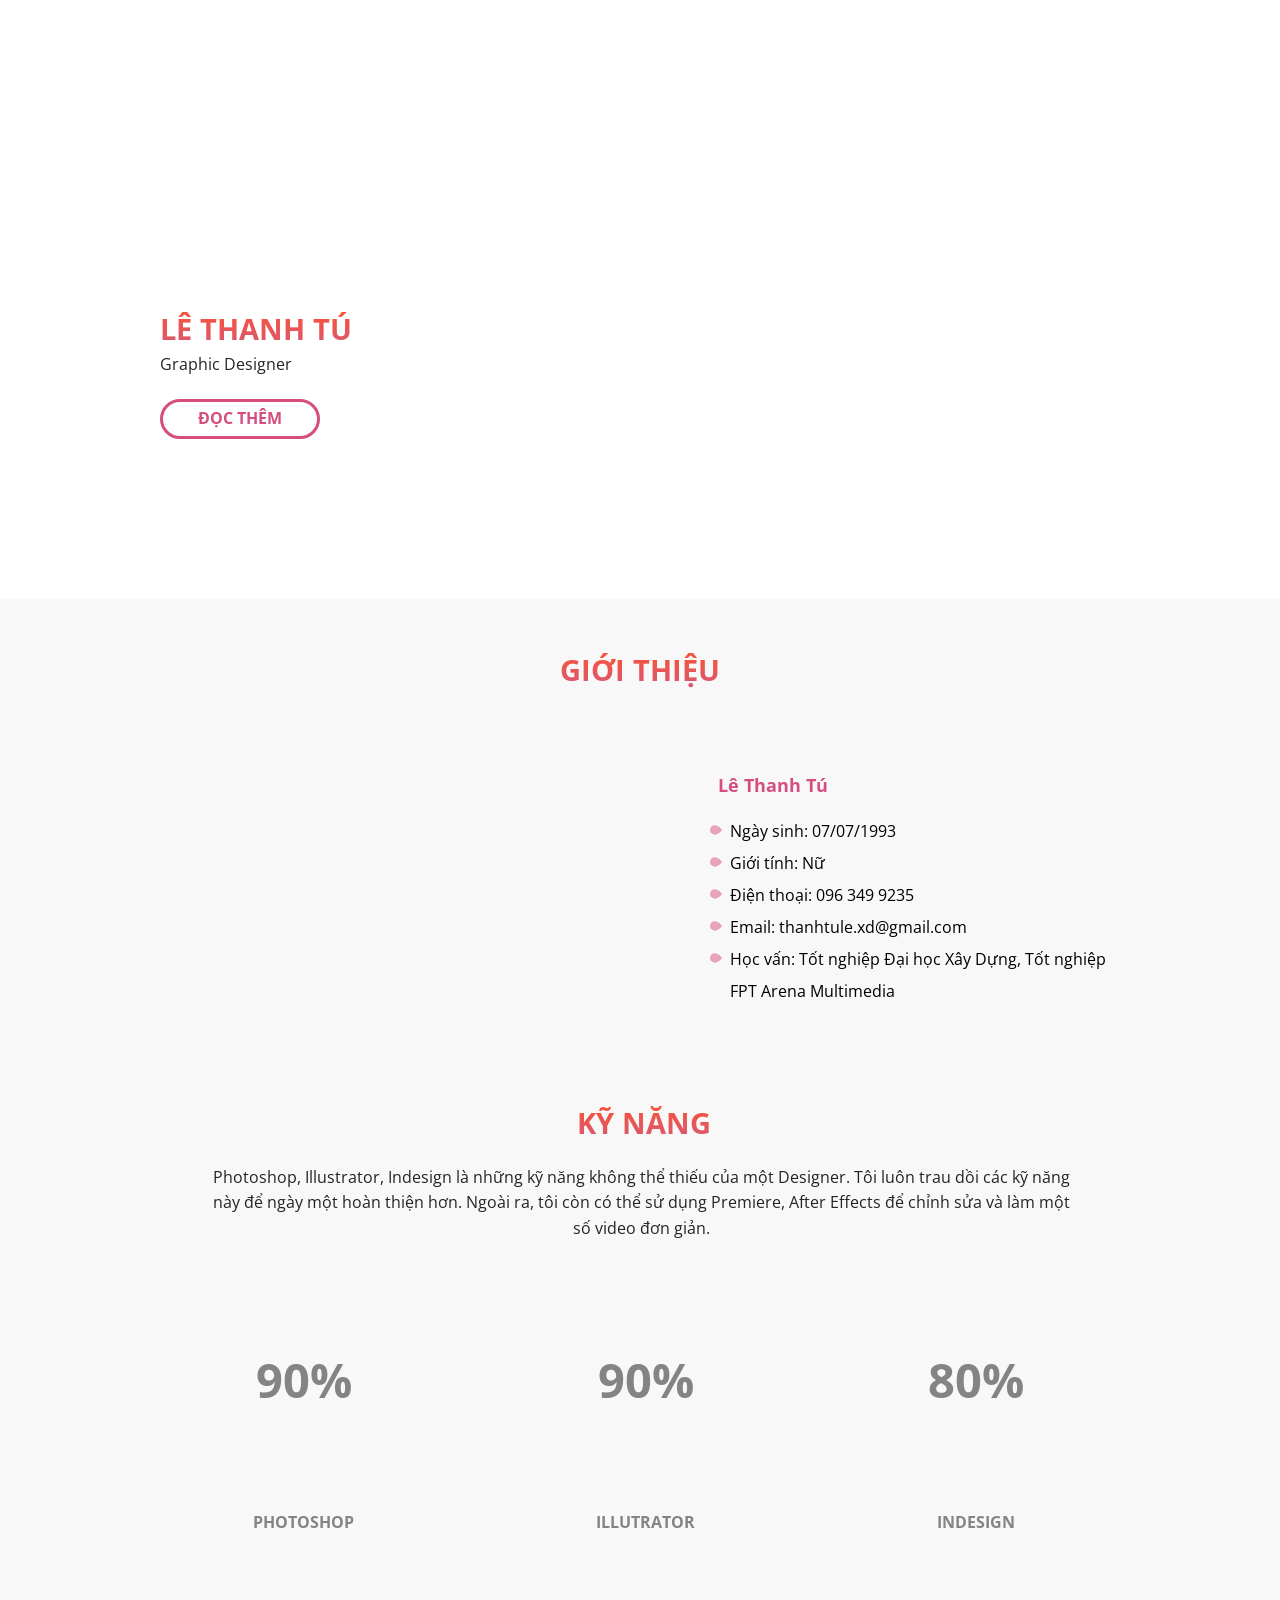
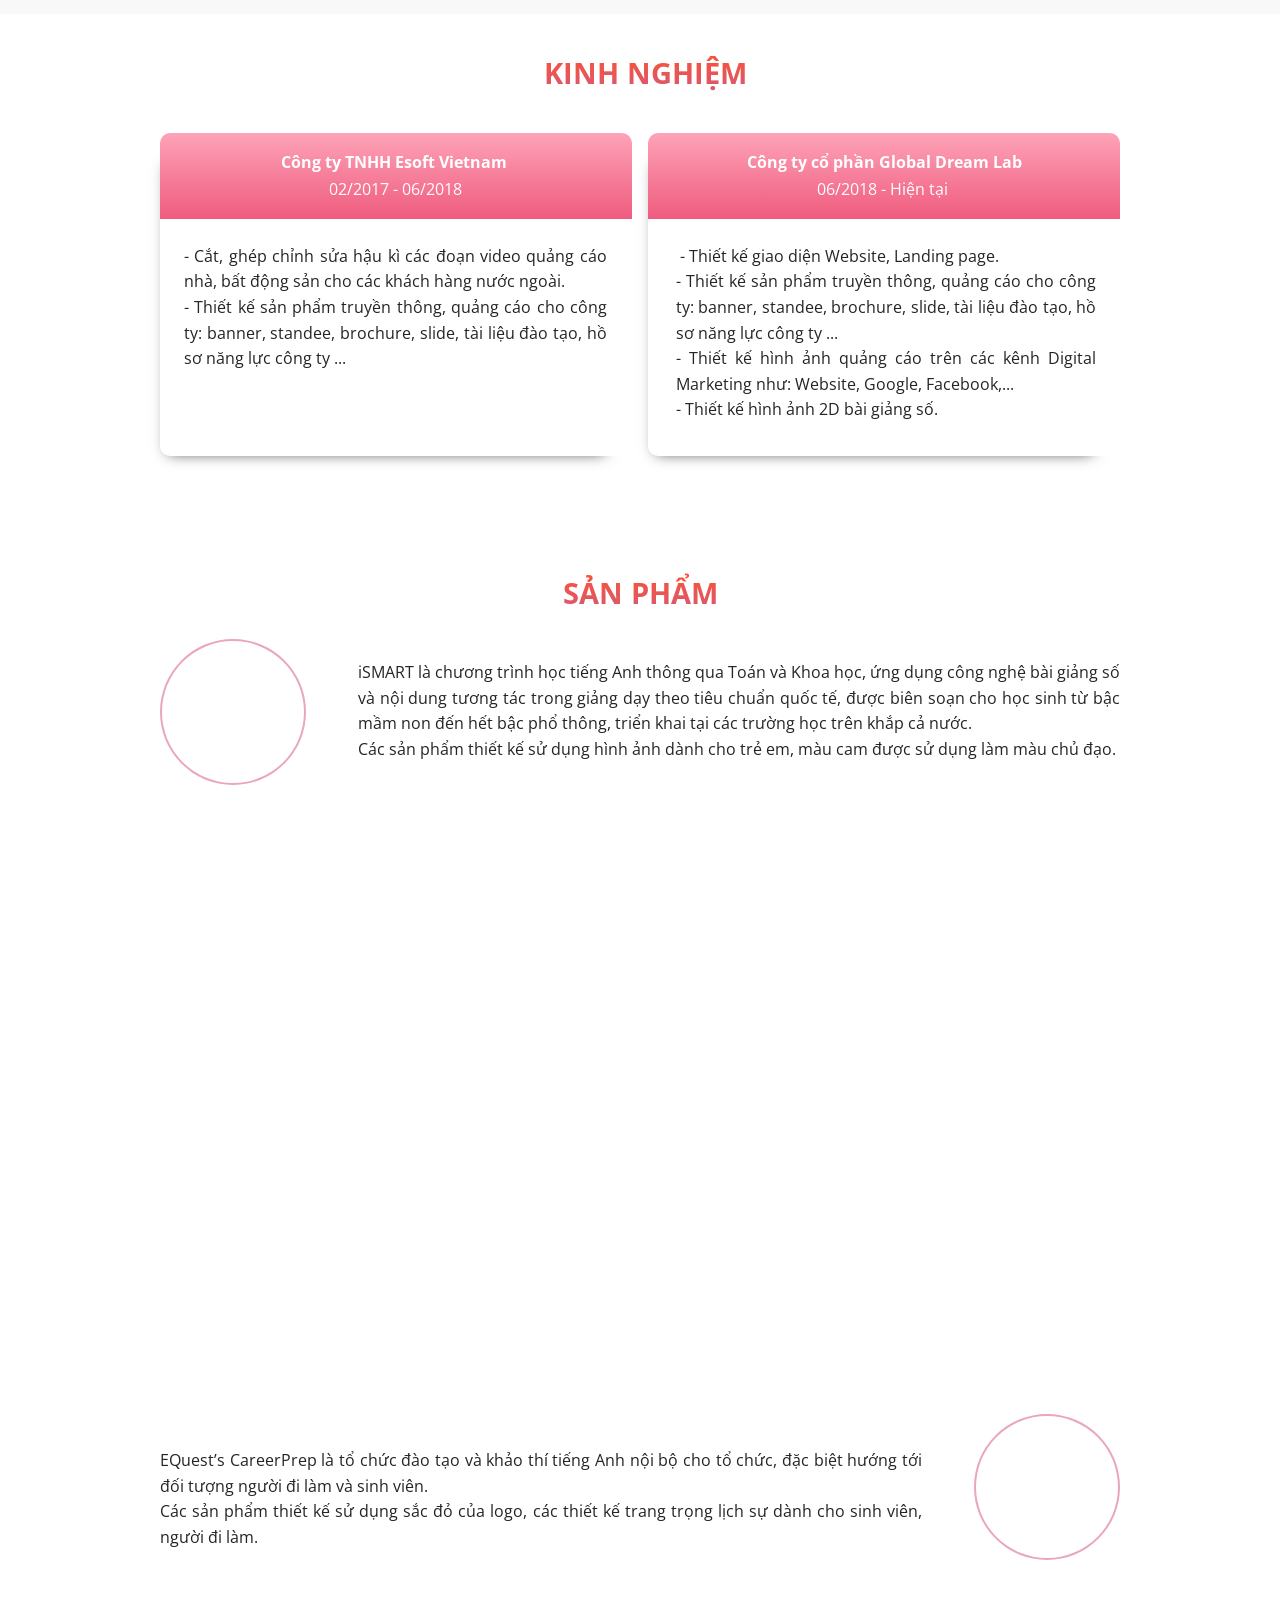
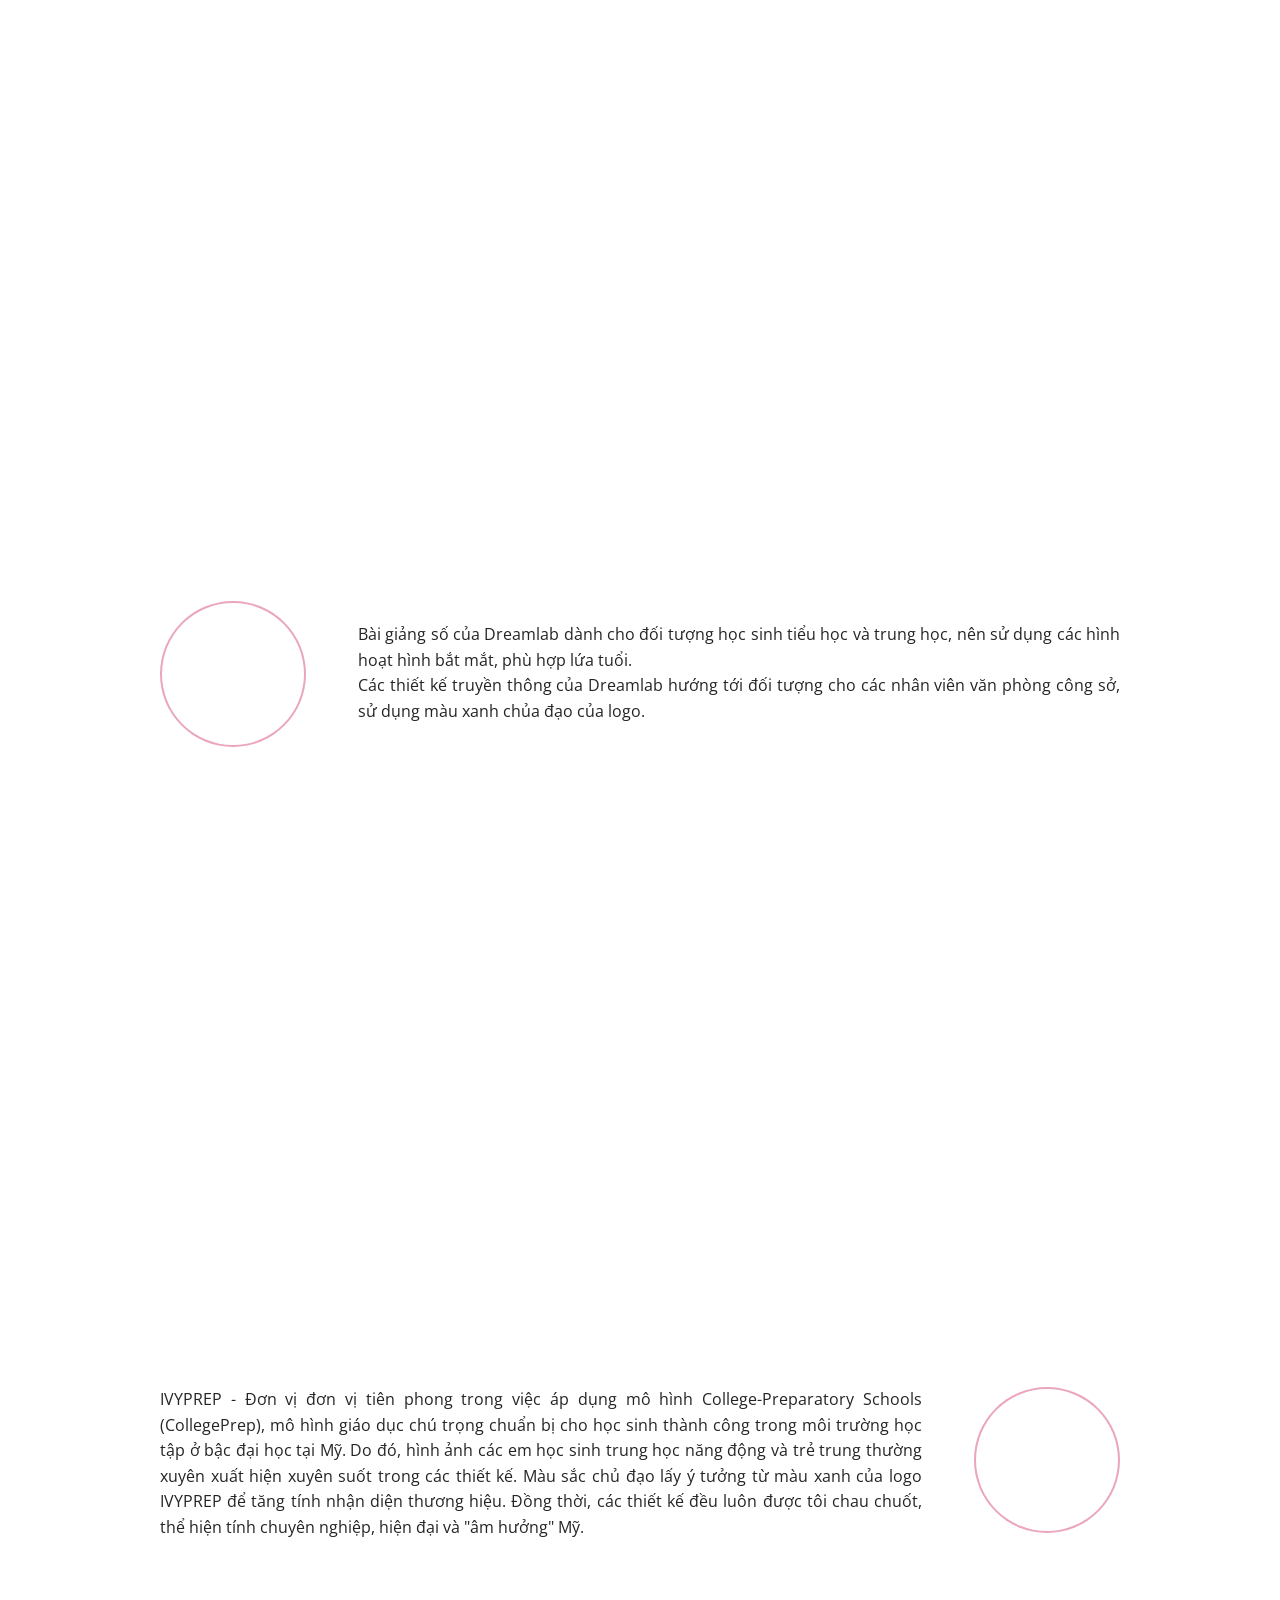
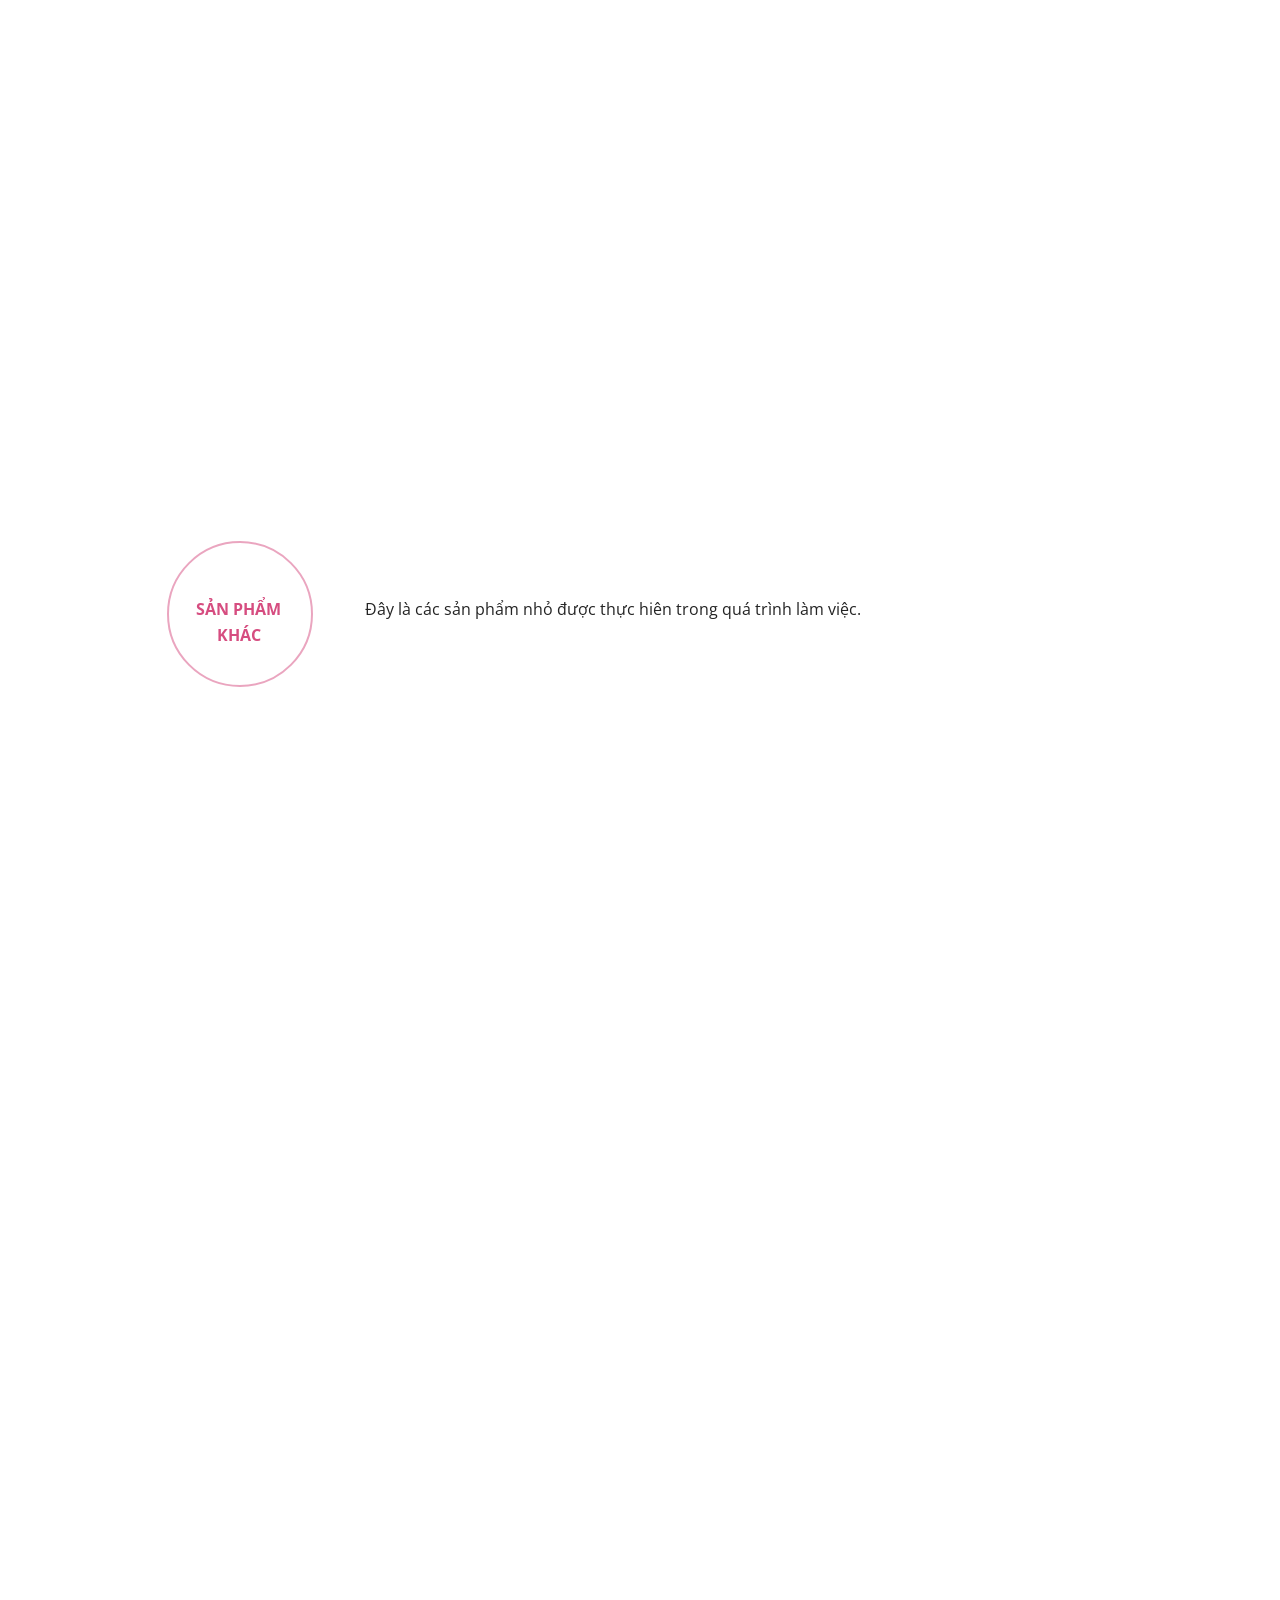
<file: index.html>
<!DOCTYPE html><html><head><meta charset="UTF-8"><title>Profile Le Thanh Tu</title><meta http-equiv="Cache-Control" content="no-cache"><meta http-equiv="Expires" content="-1"><meta name="keywords" content=""><meta name="description" content="Yêu thích thiết kế và luôn trau dồi kỹ năng bản thân, học hỏi phong cách thiết kế để phù hợp với thị yếu và yêu cầu công việc"><script id='script_viewport' type='text/javascript'>window.ladi_viewport = function () {var width = window.outerWidth > 0 ? window.outerWidth : window.screen.width;var widthDevice = width;var is_desktop = width >= 768;var content = "";if (typeof window.ladi_is_desktop == "undefined" || window.ladi_is_desktop == undefined) {window.ladi_is_desktop = is_desktop;}if (!is_desktop) {widthDevice = 420;} else {widthDevice = 960;}content = "width=" + widthDevice + ", user-scalable=no";var scale = 1;if (!is_desktop && widthDevice != window.screen.width && window.screen.width > 0) {scale = window.screen.width / widthDevice;}if (scale != 1) {content += ", initial-scale=" + scale + ", minimum-scale=" + scale + ", maximum-scale=" + scale;}var docViewport = document.getElementById("viewport");if (!docViewport) {docViewport = document.createElement("meta");docViewport.setAttribute("id", "viewport");docViewport.setAttribute("name", "viewport");document.head.appendChild(docViewport);}docViewport.setAttribute("content", content);};window.ladi_viewport();</script><link rel="canonical" href="http://ladi.ladi.me/thanhtule" /><meta property="og:url" content="http://ladi.ladi.me/thanhtule" /><meta property="og:title" content="Profile Le Thanh Tu" /><meta property="og:type" content="website" /><meta property="og:image" content="https://static.ladipage.net/5b921553534d7843baac9680/banner_tu_share-20200319032153.png"><meta property="og:description" content="Yêu thích thiết kế và luôn trau dồi kỹ năng bản thân, học hỏi phong cách thiết kế để phù hợp với thị yếu và yêu cầu công việc" /><meta name="format-detection" content="telephone=no" /><link rel="shortcut icon" type="image/png" href="https://static.ladipage.net/5b921553534d7843baac9680/asset-1-20200319031658.png"/><link rel="dns-prefetch"><link rel="preconnect" href="https://fonts.googleapis.com/" crossorigin><link rel="preconnect" href="https://w.ladicdn.com/" crossorigin><link rel="preconnect" href="https://api.forms.ladipage.com/" crossorigin><link rel="preconnect" href="https://la.ladipage.com/" crossorigin><link rel="preconnect" href="https://api.ladisales.com/" crossorigin><link rel="preload" href="https://fonts.googleapis.com/css?family=Open Sans:bold,regular&display=swap" as="style" onload="this.onload = null;this.rel = 'stylesheet';"><link rel="preload" href="https://w.ladicdn.com/v2/source/ladipage.min.js?v=1587546691996" as="script"><style id="style_ladi" type="text/css">a,abbr,acronym,address,applet,article,aside,audio,b,big,blockquote,body,button,canvas,caption,center,cite,code,dd,del,details,dfn,div,dl,dt,em,embed,fieldset,figcaption,figure,footer,form,h1,h2,h3,h4,h5,h6,header,hgroup,html,i,iframe,img,input,ins,kbd,label,legend,li,mark,menu,nav,object,ol,output,p,pre,q,ruby,s,samp,section,select,small,span,strike,strong,sub,summary,sup,table,tbody,td,textarea,tfoot,th,thead,time,tr,tt,u,ul,var,video{margin:0;padding:0;border:0;outline:0;font-size:100%;font:inherit;vertical-align:baseline;box-sizing:border-box;-webkit-font-smoothing:antialiased;-moz-osx-font-smoothing:grayscale}article,aside,details,figcaption,figure,footer,header,hgroup,menu,nav,section{display:block}body{line-height:1}a{text-decoration:none}ol,ul{list-style:none}blockquote,q{quotes:none}blockquote:after,blockquote:before,q:after,q:before{content:'';content:none}table{border-collapse:collapse;border-spacing:0}body{font-size:12px;-ms-text-size-adjust:none;-moz-text-size-adjust:none;-o-text-size-adjust:none;-webkit-text-size-adjust:none;background:#fff}.overflow-hidden{overflow:hidden}.ladi-transition{transition:all 150ms linear 0s}.ladipage-message{position:fixed;width:100%;height:100%;top:0;left:0;z-index:1000000000;background:rgba(0,0,0,.3)}.ladipage-message .ladipage-message-box{width:400px;max-width:calc(100% - 50px);height:160px;border:1px solid rgba(0,0,0,.3);background-color:#fff;position:fixed;top:calc(50% - 155px);left:0;right:0;margin:auto;border-radius:10px}.ladipage-message .ladipage-message-box h1{background-color:rgba(6,21,40,.05);color:#000;padding:12px 15px;font-weight:600;font-size:16px;border-top-left-radius:10px;border-top-right-radius:10px}.ladipage-message .ladipage-message-box .ladipage-message-text{font-size:14px;padding:0 20px;margin-top:10px;line-height:18px;-webkit-line-clamp:3;-webkit-box-orient:vertical;overflow:hidden;text-overflow:ellipsis;display:-webkit-box}.ladipage-message .ladipage-message-box .ladipage-message-close{display:block;position:absolute;right:15px;bottom:10px;margin:0 auto;padding:10px 0;border:none;width:80px;text-transform:uppercase;text-align:center;color:#000;background-color:#e6e6e6;border-radius:5px;text-decoration:none;font-size:14px;font-weight:600;cursor:pointer}.ladi-wraper{width:100%;height:100%;overflow:hidden}.ladi-section{margin:0 auto;position:relative}.ladi-section .ladi-section-arrow-down{position:absolute;width:36px;height:30px;bottom:0;right:0;left:0;margin:auto;background:url(https://w.ladicdn.com/v2/source/ladi-icons.svg) rgba(255,255,255,.2) no-repeat;background-position:4px;cursor:pointer;z-index:90000040}.ladi-section.ladi-section-readmore{transition:height 350ms linear 0s}.ladi-section .ladi-section-background{position:absolute;width:100%;height:100%;top:0;left:0;pointer-events:none}.ladi-container{position:relative;margin:0 auto;height:100%}.ladi-element{position:absolute}.ladi-overlay{position:absolute;top:0;left:0;height:100%;width:100%;pointer-events:none}.ladi-carousel{position:absolute;width:100%;height:100%;overflow:hidden}.ladi-carousel .ladi-carousel-content{position:absolute;width:100%;height:100%;left:0;transition:left 350ms ease-in-out}.ladi-carousel .ladi-carousel-arrow{position:absolute;width:30px;height:36px;top:calc(50% - 18px);background:url(https://w.ladicdn.com/v2/source/ladi-icons.svg) rgba(255,255,255,.2) no-repeat;cursor:pointer;z-index:90000040}.ladi-carousel .ladi-carousel-arrow-left{left:5px;background-position:-28px}.ladi-carousel .ladi-carousel-arrow-right{right:5px;background-position:-52px}.ladi-gallery{position:absolute;width:100%;height:100%}.ladi-gallery .ladi-gallery-view{position:absolute;overflow:hidden}.ladi-gallery .ladi-gallery-view>.ladi-gallery-view-item{background-size:cover;background-repeat:no-repeat;background-position:center center;width:100%;height:100%;position:relative;display:none;transition:transform 350ms ease-in-out;-webkit-backface-visibility:hidden;backface-visibility:hidden;-webkit-perspective:1000px;perspective:1000px}.ladi-gallery .ladi-gallery-view>.ladi-gallery-view-item.play-video{cursor:pointer}.ladi-gallery .ladi-gallery-view>.ladi-gallery-view-item.play-video:after{content:'';position:absolute;top:0;left:0;right:0;bottom:0;margin:auto;width:60px;height:60px;background:url(https://w.ladicdn.com/source/ladipage-play.svg) no-repeat center center;background-size:contain;pointer-events:none;cursor:pointer}.ladi-gallery .ladi-gallery-view>.ladi-gallery-view-item.next,.ladi-gallery .ladi-gallery-view>.ladi-gallery-view-item.selected.right{left:0;transform:translate3d(100%,0,0)}.ladi-gallery .ladi-gallery-view>.ladi-gallery-view-item.prev,.ladi-gallery .ladi-gallery-view>.ladi-gallery-view-item.selected.left{left:0;transform:translate3d(-100%,0,0)}.ladi-gallery .ladi-gallery-view>.ladi-gallery-view-item.next.left,.ladi-gallery .ladi-gallery-view>.ladi-gallery-view-item.prev.right,.ladi-gallery .ladi-gallery-view>.ladi-gallery-view-item.selected{left:0;transform:translate3d(0,0,0)}.ladi-gallery .ladi-gallery-view>.next,.ladi-gallery .ladi-gallery-view>.prev,.ladi-gallery .ladi-gallery-view>.selected{display:block}.ladi-gallery .ladi-gallery-view>.selected{left:0}.ladi-gallery .ladi-gallery-view>.next,.ladi-gallery .ladi-gallery-view>.prev{position:absolute;top:0;width:100%}.ladi-gallery .ladi-gallery-view>.next{left:100%}.ladi-gallery .ladi-gallery-view>.prev{left:-100%}.ladi-gallery .ladi-gallery-view>.next.left,.ladi-gallery .ladi-gallery-view>.prev.right{left:0}.ladi-gallery .ladi-gallery-view>.selected.left{left:-100%}.ladi-gallery .ladi-gallery-view>.selected.right{left:100%}.ladi-gallery .ladi-gallery-control{position:absolute;overflow:hidden}.ladi-gallery.ladi-gallery-top .ladi-gallery-view{width:100%}.ladi-gallery.ladi-gallery-top .ladi-gallery-control{top:0;width:100%}.ladi-gallery.ladi-gallery-bottom .ladi-gallery-view{top:0;width:100%}.ladi-gallery.ladi-gallery-bottom .ladi-gallery-control{width:100%;bottom:0}.ladi-gallery.ladi-gallery-left .ladi-gallery-view{height:100%}.ladi-gallery.ladi-gallery-left .ladi-gallery-control{height:100%}.ladi-gallery.ladi-gallery-right .ladi-gallery-view{height:100%}.ladi-gallery.ladi-gallery-right .ladi-gallery-control{height:100%;right:0}.ladi-gallery .ladi-gallery-view .ladi-gallery-view-arrow{position:absolute;width:30px;height:36px;top:calc(50% - 18px);background:url(https://w.ladicdn.com/v2/source/ladi-icons.svg) rgba(255,255,255,.2) no-repeat;cursor:pointer;z-index:90000040}.ladi-gallery .ladi-gallery-view .ladi-gallery-view-arrow-left{left:5px;background-position:-28px}.ladi-gallery .ladi-gallery-view .ladi-gallery-view-arrow-right{right:5px;background-position:-52px}.ladi-gallery .ladi-gallery-control .ladi-gallery-control-arrow{position:absolute;background:url(https://w.ladicdn.com/v2/source/ladi-icons.svg) rgba(255,255,255,.2) no-repeat;cursor:pointer;z-index:90000040}.ladi-gallery.ladi-gallery-bottom .ladi-gallery-control .ladi-gallery-control-arrow,.ladi-gallery.ladi-gallery-top .ladi-gallery-control .ladi-gallery-control-arrow{top:calc(50% - 18px);width:30px;height:36px}.ladi-gallery.ladi-gallery-top .ladi-gallery-control .ladi-gallery-control-arrow-left{left:0;background-position:-28px;transform:scale(.6)}.ladi-gallery.ladi-gallery-top .ladi-gallery-control .ladi-gallery-control-arrow-right{right:0;background-position:-52px;transform:scale(.6)}.ladi-gallery.ladi-gallery-bottom .ladi-gallery-control .ladi-gallery-control-arrow-left{left:0;background-position:-28px;transform:scale(.6)}.ladi-gallery.ladi-gallery-bottom .ladi-gallery-control .ladi-gallery-control-arrow-right{right:0;background-position:-52px;transform:scale(.6)}.ladi-gallery.ladi-gallery-left .ladi-gallery-control .ladi-gallery-control-arrow,.ladi-gallery.ladi-gallery-right .ladi-gallery-control .ladi-gallery-control-arrow{left:calc(50% - 18px);width:36px;height:30px}.ladi-gallery.ladi-gallery-left .ladi-gallery-control .ladi-gallery-control-arrow-left{top:0;background-position:-77px;transform:scale(.6)}.ladi-gallery.ladi-gallery-left .ladi-gallery-control .ladi-gallery-control-arrow-right{bottom:0;background-position:3px;transform:scale(.6)}.ladi-gallery.ladi-gallery-right .ladi-gallery-control .ladi-gallery-control-arrow-left{top:0;background-position:-77px;transform:scale(.6)}.ladi-gallery.ladi-gallery-right .ladi-gallery-control .ladi-gallery-control-arrow-right{bottom:0;background-position:3px;transform:scale(.6)}.ladi-gallery .ladi-gallery-control .ladi-gallery-control-box{position:relative}.ladi-gallery.ladi-gallery-top .ladi-gallery-control .ladi-gallery-control-box{display:inline-flex;left:0;transition:left 150ms ease-in-out}.ladi-gallery.ladi-gallery-bottom .ladi-gallery-control .ladi-gallery-control-box{display:inline-flex;left:0;transition:left 150ms ease-in-out}.ladi-gallery.ladi-gallery-left .ladi-gallery-control .ladi-gallery-control-box{display:inline-grid;top:0;transition:top 150ms ease-in-out}.ladi-gallery.ladi-gallery-right .ladi-gallery-control .ladi-gallery-control-box{display:inline-grid;top:0;transition:top 150ms ease-in-out}.ladi-gallery .ladi-gallery-control .ladi-gallery-control-box .ladi-gallery-control-item{background-size:cover;background-repeat:no-repeat;background-position:center center;float:left;position:relative;cursor:pointer;filter:invert(15%)}.ladi-gallery .ladi-gallery-control .ladi-gallery-control-box .ladi-gallery-control-item.play-video:after{content:'';position:absolute;top:0;left:0;right:0;bottom:0;margin:auto;width:30px;height:30px;background:url(https://w.ladicdn.com/source/ladipage-play.svg) no-repeat center center;background-size:contain;pointer-events:none;cursor:pointer}.ladi-gallery .ladi-gallery-control .ladi-gallery-control-box .ladi-gallery-control-item:hover{filter:none}.ladi-gallery .ladi-gallery-control .ladi-gallery-control-box .ladi-gallery-control-item.selected{filter:none}.ladi-gallery .ladi-gallery-control .ladi-gallery-control-box .ladi-gallery-control-item:last-child{margin-right:0!important;margin-bottom:0!important}.ladi-box{position:absolute;width:100%;height:100%;overflow:hidden}.ladi-frame{position:absolute;width:100%;height:100%;overflow:hidden}#SECTION_POPUP .ladi-container{z-index:90000070}#SECTION_POPUP .ladi-container>.ladi-element{z-index:90000070;position:fixed;display:none}#SECTION_POPUP .ladi-container>.ladi-element.hide-visibility{display:block!important;visibility:hidden!important}#SECTION_POPUP .popup-close{width:30px;height:30px;position:absolute;right:0;top:0;transform:scale(.8);-webkit-transform:scale(.8);z-index:9000000080;background:url(https://w.ladicdn.com/v2/source/ladi-icons.svg) rgba(255,255,255,.2) no-repeat;background-position:-108px;cursor:pointer;display:none}.ladi-popup{position:absolute;width:100%;height:100%}.ladi-countdown{position:absolute;width:100%;height:100%}.ladi-countdown .ladi-countdown-background{position:absolute;width:100%;height:100%;top:0;left:0;background-size:inherit;background-attachment:inherit;background-origin:inherit;display:table;pointer-events:none}.ladi-countdown .ladi-countdown-text{position:absolute;width:100%;height:100%;text-decoration:inherit;display:table;pointer-events:none}.ladi-countdown .ladi-countdown-text span{display:table-cell;vertical-align:middle}.ladi-countdown>.ladi-element{text-decoration:inherit;background-size:inherit;background-attachment:inherit;background-origin:inherit;position:relative;display:inline-block}.ladi-countdown>.ladi-element:last-child{margin-right:0!important}.ladi-button{position:absolute;width:100%;height:100%;overflow:hidden}.ladi-button:active{transform:translateY(2px)}.ladi-button .ladi-button-background{height:100%;width:100%;pointer-events:none}.ladi-button>.ladi-element{width:100%!important;height:100%!important;top:0!important;left:0!important;display:table;user-select:none;-webkit-user-select:none;-moz-user-select:none;-ms-user-select:none}.ladi-button>.ladi-element .ladi-headline{display:table-cell;vertical-align:middle}.ladi-collection{position:absolute;width:100%;height:100%}.ladi-collection.carousel{overflow:hidden}.ladi-collection .ladi-collection-content{position:absolute;width:100%;height:100%;left:0;transition:left 350ms ease-in-out}.ladi-collection .ladi-collection-content .ladi-collection-item{display:block;position:relative;float:left;box-shadow:0 0 0 1px #fff}.ladi-collection .ladi-collection-content .ladi-collection-page{float:left}.ladi-collection .ladi-collection-arrow{position:absolute;width:30px;height:36px;top:calc(50% - 18px);background:url(https://w.ladicdn.com/v2/source/ladi-icons.svg) rgba(255,255,255,.2) no-repeat;cursor:pointer;z-index:90000040}.ladi-collection .ladi-collection-arrow-left{left:5px;background-position:-28px}.ladi-collection .ladi-collection-arrow-right{right:5px;background-position:-52px}.ladi-collection .ladi-collection-button-next{position:absolute;width:36px;height:30px;bottom:-40px;right:0;left:0;margin:auto;background:url(https://w.ladicdn.com/v2/source/ladi-icons.svg) rgba(255,255,255,.2) no-repeat;background-position:4px;cursor:pointer;z-index:90000040}.ladi-form{position:absolute;width:100%;height:100%}.ladi-form>.ladi-element{text-transform:inherit;text-decoration:inherit;text-align:inherit;letter-spacing:inherit;color:inherit;background-size:inherit;background-attachment:inherit;background-origin:inherit}.ladi-form .ladi-element[id^=BUTTON_TEXT]{color:initial;font-size:initial;font-weight:initial;text-transform:initial;text-decoration:initial;font-style:initial;text-align:initial;letter-spacing:initial;line-height:initial}.ladi-form>.ladi-element .ladi-form-item-container{text-transform:inherit;text-decoration:inherit;text-align:inherit;letter-spacing:inherit;color:inherit;background-size:inherit;background-attachment:inherit;background-origin:inherit}.ladi-form>.ladi-element .ladi-form-item-container .ladi-form-item{text-transform:inherit;text-decoration:inherit;text-align:inherit;letter-spacing:inherit;color:inherit}.ladi-form>.ladi-element .ladi-form-item-container .ladi-form-item-background{background-size:inherit;background-attachment:inherit;background-origin:inherit}.ladi-form>.ladi-element .ladi-form-item-container .ladi-form-item .ladi-form-control-select{-webkit-appearance:none;-moz-appearance:none;appearance:none;background-size:9px 6px!important;background-position:right .5rem center;background-repeat:no-repeat}.ladi-form>.ladi-element .ladi-form-item-container .ladi-form-item .ladi-form-control-select-3{width:calc(100% / 3 - 5px);max-width:calc(100% / 3 - 5px);min-width:calc(100% / 3 - 5px)}.ladi-form>.ladi-element .ladi-form-item-container .ladi-form-item .ladi-form-control-select-3:nth-child(3){margin-left:7.5px}.ladi-form>.ladi-element .ladi-form-item-container .ladi-form-item .ladi-form-control-select-3:nth-child(4){margin-left:7.5px}.ladi-form>.ladi-element .ladi-form-item-container .ladi-form-item .ladi-form-control-select option{color:initial}.ladi-form>.ladi-element .ladi-form-item-container .ladi-form-item .ladi-form-control:not(.ladi-form-control-select){text-transform:inherit;text-decoration:inherit;text-align:inherit;letter-spacing:inherit;color:inherit;background-size:inherit;background-attachment:inherit;background-origin:inherit}.ladi-form>.ladi-element .ladi-form-item-container .ladi-form-item .ladi-form-control-select:not([data-selected=""]){text-transform:inherit;text-decoration:inherit;text-align:inherit;letter-spacing:inherit;color:inherit;background-size:inherit;background-attachment:inherit;background-origin:inherit}.ladi-form>.ladi-element .ladi-form-item-container .ladi-form-item .ladi-form-control-select[data-selected=""]{text-transform:inherit;text-align:inherit;letter-spacing:inherit;color:inherit;background-size:inherit;background-attachment:inherit;background-origin:inherit}.ladi-form>.ladi-element .ladi-form-item-container .ladi-form-item .ladi-form-checkbox-item{text-transform:inherit;text-decoration:inherit;text-align:inherit;letter-spacing:inherit;color:inherit;background-size:inherit;background-attachment:inherit;background-origin:inherit}.ladi-form>.ladi-element .ladi-form-item-container .ladi-form-item .ladi-form-checkbox-item span{user-select:none;-webkit-user-select:none;-moz-user-select:none;-ms-user-select:none}.ladi-form>.ladi-element .ladi-form-item-container .ladi-form-item .ladi-form-checkbox-item span[data-checked=true]{text-transform:inherit;text-decoration:inherit;text-align:inherit;letter-spacing:inherit;color:inherit;background-size:inherit;background-attachment:inherit;background-origin:inherit}.ladi-form>.ladi-element .ladi-form-item-container .ladi-form-item .ladi-form-checkbox-item span[data-checked=false]{text-transform:inherit;text-align:inherit;letter-spacing:inherit;color:inherit;background-size:inherit;background-attachment:inherit;background-origin:inherit}.ladi-form .ladi-form-item-container{position:absolute;width:100%;height:100%}.ladi-form .ladi-form-item{width:100%;height:100%;position:absolute}.ladi-form .ladi-form-item-background{position:absolute;width:100%;height:100%;top:0;left:0;pointer-events:none}.ladi-form .ladi-form-item.ladi-form-checkbox{height:auto}.ladi-form .ladi-form-item .ladi-form-control{background-color:transparent;min-width:100%;min-height:100%;max-width:100%;max-height:100%;width:100%;height:100%;padding:0 5px;color:inherit;font-size:inherit;border:none}.ladi-form .ladi-form-item.ladi-form-checkbox{padding:10px 5px}.ladi-form .ladi-form-item.ladi-form-checkbox.ladi-form-checkbox-vertical .ladi-form-checkbox-item{margin-top:0!important;margin-left:0!important;margin-right:0!important;display:block;border:none}.ladi-form .ladi-form-item.ladi-form-checkbox.ladi-form-checkbox-horizontal .ladi-form-checkbox-item{margin-top:0!important;margin-left:0!important;margin-bottom:0!important;display:inline-block;border:none}.ladi-form .ladi-form-item.ladi-form-checkbox .ladi-form-checkbox-item:last-child{margin-bottom:0!important}.ladi-form .ladi-form-item.ladi-form-checkbox .ladi-form-checkbox-item span{display:inline-block;margin-left:5px;cursor:default}.ladi-form .ladi-form-item textarea.ladi-form-control{resize:none;padding:5px}.ladi-form .ladi-button{cursor:pointer}.ladi-form .ladi-button .ladi-headline{cursor:pointer;user-select:none}.ladi-cart{position:absolute;width:100%;font-size:12px}.ladi-cart .ladi-cart-row{position:relative;display:inline-table;width:100%}.ladi-cart .ladi-cart-row:after{content:'';position:absolute;left:0;bottom:0;height:1px;width:100%;background:#dcdcdc}.ladi-cart .ladi-cart-no-product{text-align:center;font-size:16px;vertical-align:middle}.ladi-cart .ladi-cart-image{width:16%;vertical-align:middle;position:relative;text-align:center}.ladi-cart .ladi-cart-image img{max-width:100%}.ladi-cart .ladi-cart-title{vertical-align:middle;padding:0 5px;word-break:break-all}.ladi-cart .ladi-cart-title .ladi-cart-title-name{display:block;margin-bottom:5px}.ladi-cart .ladi-cart-title .ladi-cart-title-variant{font-weight:700;display:block}.ladi-cart .ladi-cart-image .ladi-cart-image-quantity{position:absolute;top:-3px;right:-5px;background:rgba(150,149,149,.9);width:20px;height:20px;border-radius:50%;text-align:center;color:#fff;line-height:20px}.ladi-cart .ladi-cart-quantity{width:70px;vertical-align:middle;text-align:center}.ladi-cart .ladi-cart-quantity-content{display:inline-flex}.ladi-cart .ladi-cart-quantity input{width:24px;text-align:center;height:22px;-moz-appearance:textfield;border-top:1px solid #dcdcdc;border-bottom:1px solid #dcdcdc}.ladi-cart .ladi-cart-quantity input::-webkit-inner-spin-button,.ladi-cart .ladi-cart-quantity input::-webkit-outer-spin-button{-webkit-appearance:none;margin:0}.ladi-cart .ladi-cart-quantity button{border:1px solid #dcdcdc;cursor:pointer;text-align:center;width:21px;height:22px;position:relative;user-select:none;-webkit-user-select:none;-moz-user-select:none;-ms-user-select:none}.ladi-cart .ladi-cart-quantity button:active{transform:translateY(2px)}.ladi-cart .ladi-cart-quantity button span{font-size:18px;position:relative;left:.5px}.ladi-cart .ladi-cart-quantity button:first-child span{top:-1.2px}.ladi-cart .ladi-cart-price{width:100px;vertical-align:middle;text-align:right;padding:0 5px}.ladi-cart .ladi-cart-action{width:28px;vertical-align:middle;text-align:center}.ladi-cart .ladi-cart-action button{border:1px solid #dcdcdc;cursor:pointer;text-align:center;width:25px;height:22px;user-select:none;-webkit-user-select:none;-moz-user-select:none;-ms-user-select:none}.ladi-cart .ladi-cart-action button:active{transform:translateY(2px)}.ladi-cart .ladi-cart-action button span{font-size:13px;position:relative;top:.5px}.ladi-video{position:absolute;width:100%;height:100%;cursor:pointer;overflow:hidden}.ladi-video .ladi-video-background{position:absolute;width:100%;height:100%;top:0;left:0;pointer-events:none}.ladi-group{position:absolute;width:100%;height:100%}.ladi-checkout{position:absolute;width:100%;height:100%}.ladi-shape{position:absolute;width:100%;height:100%}.ladi-html-code{position:absolute;width:100%;height:100%}.ladi-image{position:absolute;width:100%;height:100%;overflow:hidden}.ladi-image .ladi-image-background{background-repeat:no-repeat;background-position:left top;background-size:cover;background-attachment:scroll;background-origin:content-box;position:absolute;margin:0 auto;width:100%;height:100%;pointer-events:none}.ladi-headline{width:100%;display:inline-block;background-size:cover;background-position:center center}.ladi-headline a{text-decoration:underline}.ladi-paragraph{width:100%;display:inline-block}.ladi-paragraph a{text-decoration:underline}.ladi-list-paragraph{width:100%;display:inline-block}.ladi-list-paragraph a{text-decoration:underline}.ladi-list-paragraph ul li{position:relative;counter-increment:linum}.ladi-list-paragraph ul li:before{position:absolute;background-repeat:no-repeat;background-size:100% 100%;left:0}.ladi-list-paragraph ul li:last-child{padding-bottom:0!important}.ladi-line{position:relative}.ladi-line .ladi-line-container{border-bottom:0!important;border-right:0!important;width:100%;height:100%}a[data-action]{user-select:none;-webkit-user-select:none;-moz-user-select:none;-ms-user-select:none;cursor:pointer}a:visited{color:inherit}a:link{color:inherit}[data-opacity="0"]{opacity:0}[data-hidden=true]{display:none}[data-action=true]{cursor:pointer}.ladi-hidden{display:none}.backdrop-popup{display:none;position:fixed;top:0;left:0;right:0;bottom:0;z-index:90000060}.lightbox-screen{display:none;position:fixed;width:100%;height:100%;top:0;left:0;bottom:0;right:0;margin:auto;z-index:9000000080;background:rgba(0,0,0,.5)}.lightbox-screen .lightbox-close{width:30px;height:30px;position:absolute;z-index:9000000090;background:url(https://w.ladicdn.com/v2/source/ladi-icons.svg) rgba(255,255,255,.2) no-repeat;background-position:-108px;transform:scale(.7);-webkit-transform:scale(.7);cursor:pointer}.ladi-animation-hidden{visibility:hidden!important}.ladi-lazyload{background-image:none!important}.ladi-list-paragraph ul li.ladi-lazyload:before{background-image:none!important}@media (min-width:768px){.ladi-fullwidth{width:100vw!important;left:calc(-50vw + 50%)!important;box-sizing:border-box!important;transform:none!important}}@media (max-width:767px){.ladi-element.ladi-auto-scroll{overflow-x:scroll;overflow-y:hidden;width:100%!important;left:0!important;-webkit-overflow-scrolling:touch}.ladi-section.ladi-auto-scroll{overflow-x:scroll;overflow-y:hidden;-webkit-overflow-scrolling:touch}.ladi-carousel .ladi-carousel-content{transition:left .3s ease-in-out}.ladi-gallery .ladi-gallery-view>.ladi-gallery-view-item{transition:transform .3s ease-in-out}.ladi-form>.ladi-element .ladi-form-item-container .ladi-form-item .ladi-form-checkbox-item input{vertical-align:middle}}.ladi-notify-transition{transition:top .5s ease-in-out,bottom .5s ease-in-out,opacity .5s ease-in-out}.ladi-notify{padding:5px;box-shadow:0 0 1px rgba(64,64,64,.3),0 8px 50px rgba(64,64,64,.05);border-radius:40px;color:rgba(64,64,64,1);background:rgba(250,250,250,.9);line-height:1.6;width:100%;height:100%;font-size:13px}.ladi-notify .ladi-notify-image img{float:left;margin-right:13px;border-radius:50%;width:53px;height:53px;pointer-events:none}.ladi-notify .ladi-notify-title{font-size:100%;height:17px;overflow:hidden;font-weight:700;overflow-wrap:break-word;text-overflow:ellipsis;white-space:nowrap;line-height:1}.ladi-notify .ladi-notify-content{font-size:92.308%;height:17px;overflow:hidden;overflow-wrap:break-word;text-overflow:ellipsis;white-space:nowrap;line-height:1;padding-top:2px}.ladi-notify .ladi-notify-time{line-height:1.6;font-size:84.615%;display:inline-block;overflow-wrap:break-word;text-overflow:ellipsis;white-space:nowrap;max-width:calc(100% - 155px);overflow:hidden}.ladi-notify .ladi-notify-copyright{font-size:76.9231%;margin-left:2px;position:relative;padding:0 5px;cursor:pointer;opacity:.6;display:inline-block;top:-4px}.ladi-notify .ladi-notify-copyright svg{vertical-align:middle}.ladi-notify .ladi-notify-copyright svg:not(:root){overflow:hidden}.ladi-notify .ladi-notify-copyright div{text-decoration:none;color:rgba(64,64,64,1);display:inline}.ladi-notify .ladi-notify-copyright strong{font-weight:700}.builder-container .ladi-notify{transition:unset}.ladi-spin-lucky{width:100%;height:100%;border-radius:100%;box-shadow:0 0 7px 0 rgba(64,64,64,.6),0 8px 50px rgba(64,64,64,.3);background-repeat:no-repeat;background-size:cover}.ladi-spin-lucky .ladi-spin-lucky-start{position:absolute;top:0;left:0;right:0;bottom:0;margin:auto;width:20%;height:20%;cursor:pointer;background-size:contain;background-position:center center;background-repeat:no-repeat;transition:transform .3s ease-in-out;-webkit-transition:transform .3s ease-in-out}.ladi-spin-lucky .ladi-spin-lucky-start:hover{transform:scale(1.1)}.ladi-spin-lucky .ladi-spin-lucky-screen{width:100%;height:100%;background-size:cover;background-position:center center;background-repeat:no-repeat;border-radius:100%;transition:transform 7s cubic-bezier(.25,.1,0,1);-webkit-transition:transform 7s cubic-bezier(.25,.1,0,1);text-decoration-line:inherit;text-transform:inherit;-webkit-text-decoration-line:inherit}.ladi-spin-lucky .ladi-spin-lucky-label{position:absolute;top:50%;left:50%;overflow:hidden;text-align:center;width:42%;padding-left:12%;transform-origin:0 0;-webkit-transform-origin:0 0;text-decoration-line:inherit;text-transform:inherit;-webkit-text-decoration-line:inherit;line-height:1;text-shadow:rgba(0,0,0,.5) 1px 0 2px}</style><style id="style_page" type="text/css">@media (min-width: 768px) { .ladi-section .ladi-container { width: 960px;} }@media (max-width: 767px) { .ladi-section .ladi-container { width: 420px;} }body {font-family: "Open Sans", sans-serif}</style><style id="style_element" type="text/css">@media (min-width: 768px) { #SECTION_POPUP { height: 0px;}#SECTION1 { height: 599px;}#SECTION1 > .ladi-section-background { background-size: cover; background-attachment: scroll; background-origin: content-box; background-image: url("https://w.ladicdn.com/s1440x599/5b921553534d7843baac9680/banner_tu-20200303021405.png"); background-position: center top; background-repeat: repeat;}#IMAGE2 { width: 117.6px;height: 117px;top: 160.25px;left: 0px;}#IMAGE2 > .ladi-image > .ladi-image-background { width: 117.6px;height: 117px;top: 0px;left: 0px;background-image: url("https://w.ladicdn.com/s450x450/5b921553534d7843baac9680/asset-1-8-20200228100800.png");}#IMAGE3 { width: 561.909px;height: 470.874px;top: 64.063px;left: 398.091px;}#IMAGE3 > .ladi-image > .ladi-image-background { width: 561.909px;height: 470.874px;top: 0px;left: 0px;background-image: url("https://w.ladicdn.com/s900x800/5b921553534d7843baac9680/bnavt-20200316045401.png");}#HEADLINE5 { width: 150px;top: 351.75px;left: 0px;}#HEADLINE5 > .ladi-headline { color: rgb(36, 36, 36); font-size: 16px; text-align: left; line-height: 1.6;}#BUTTON6 { width: 160px;height: 40px;top: 398.75px;left: 0px;}#BUTTON6 > .ladi-button { border-radius: 27px; border-style: solid; border-color: rgb(214, 77, 128); border-width: 3px;}#BUTTON_TEXT6 { width: 130px;top: 9px;left: 0px;}#BUTTON_TEXT6 > .ladi-headline { color: rgb(214, 77, 128); font-size: 16px; font-weight: bold; text-align: center; line-height: 1.6;}#SECTION7 { height: 1015.3px;}#SECTION7 > .ladi-section-background { background-color: rgb(248, 248, 248);}#HEADLINE4 { width: 247px;top: 305.75px;left: 0px;}#HEADLINE4 > .ladi-headline { font-family: "Open Sans", sans-serif;background: #ff512f; background: -webkit-linear-gradient(180deg, #ff512f, #d25a7c); background: linear-gradient(180deg, #ff512f, #d25a7c);color: rgb(214, 77, 128); font-size: 29px; font-weight: bold; text-align: left; line-height: 1.6;}#HEADLINE4 .ladi-headline {-webkit-background-clip: text;-webkit-text-fill-color: transparent;}#HEADLINE8 { width: 247px;top: 47.5px;left: 356.5px;}#HEADLINE8 > .ladi-headline { font-family: "Open Sans", sans-serif;background: #ff512f; background: -webkit-linear-gradient(180deg, #ff512f, #d25a7c); background: linear-gradient(180deg, #ff512f, #d25a7c);color: rgb(214, 77, 128); font-size: 29px; font-weight: bold; text-align: center; line-height: 1.6;}#HEADLINE8 .ladi-headline {-webkit-background-clip: text;-webkit-text-fill-color: transparent;}#HEADLINE12 { width: 88px;top: 10.5px;left: 546.6px;}#HEADLINE12 > .ladi-headline { color: rgb(255, 255, 255); font-size: 16px; line-height: 1.6;}#HEADLINE13 { width: 88px;top: 10.5px;left: 697.012px;}#HEADLINE13 > .ladi-headline { color: rgb(255, 255, 255); font-size: 16px; line-height: 1.6;}#HEADLINE14 { width: 88px;top: 10.5px;left: 830.3px;}#HEADLINE14 > .ladi-headline { color: rgb(255, 255, 255); font-size: 16px; line-height: 1.6;}#IMAGE17 { width: 200px;height: 200px;top: 0px;left: 0px;}#IMAGE17 > .ladi-image > .ladi-image-background { width: 200px;height: 200px;top: 0px;left: 0px;background-image: url("https://w.ladicdn.com/s550x550/5b921553534d7843baac9680/asset-4-8-20200303032821.png");}#IMAGE18 { width: 200px;height: 200px;top: 0px;left: 0px;}#IMAGE18 > .ladi-image > .ladi-image-background { width: 200px;height: 200px;top: 0px;left: 0px;background-image: url("https://w.ladicdn.com/s550x550/5b921553534d7843baac9680/asset-3-8-20200303032821.png");}#IMAGE19 { width: 200px;height: 200px;top: 0px;left: 0px;}#IMAGE19 > .ladi-image > .ladi-image-background { width: 200px;height: 200px;top: 0px;left: 0px;background-image: url("https://w.ladicdn.com/s550x550/5b921553534d7843baac9680/asset-5-8-20200303032821.png");}#HEADLINE20 { width: 193px;top: 229px;left: 3.5px;}#HEADLINE20 > .ladi-headline { color: rgb(132, 132, 132); font-size: 16px; font-weight: bold; text-align: center; line-height: 1.6;}#HEADLINE21 { width: 193px;top: 229px;left: 5.3px;}#HEADLINE21 > .ladi-headline { color: rgb(132, 132, 132); font-size: 16px; font-weight: bold; text-align: center; line-height: 1.6;}#HEADLINE22 { width: 193px;top: 229px;left: 3.5px;}#HEADLINE22 > .ladi-headline { color: rgb(132, 132, 132); font-size: 16px; font-weight: bold; text-align: center; line-height: 1.6;}#HEADLINE23 { width: 118px;top: 62.5px;left: 41px;}#HEADLINE23 > .ladi-headline { color: rgb(132, 132, 132); font-size: 47px; font-weight: bold; text-align: center; line-height: 1.6;}#HEADLINE24 { width: 118px;top: 62.5px;left: 42.8px;}#HEADLINE24 > .ladi-headline { color: rgb(132, 132, 132); font-size: 47px; font-weight: bold; text-align: center; line-height: 1.6;}#HEADLINE25 { width: 118px;top: 62.5px;left: 41px;}#HEADLINE25 > .ladi-headline { color: rgb(132, 132, 132); font-size: 47px; font-weight: bold; text-align: center; line-height: 1.6;}#HEADLINE26 { width: 869px;top: 565.5px;left: 47.125px;}#HEADLINE26 > .ladi-headline { color: rgb(36, 36, 36); font-size: 16px; text-align: center; line-height: 1.6;}#HEADLINE27 { width: 420px;top: 111px;left: 27.85px;}#HEADLINE27 > .ladi-headline { color: rgb(36, 36, 36); font-size: 16px; text-align: justify; line-height: 1.6;}#HEADLINE28 { width: 247px;top: 36.2px;left: 362.3px;}#HEADLINE28 > .ladi-headline { font-family: "Open Sans", sans-serif;background: #ff512f; background: -webkit-linear-gradient(180deg, #ff512f, #d25a7c); background: linear-gradient(180deg, #ff512f, #d25a7c);color: rgb(214, 77, 128); font-size: 29px; font-weight: bold; text-align: center; line-height: 1.6;}#HEADLINE28 .ladi-headline {-webkit-background-clip: text;-webkit-text-fill-color: transparent;}#HEADLINE29 { width: 423px;top: 111px;left: 23.95px;}#HEADLINE29 > .ladi-headline { color: rgb(36, 36, 36); font-size: 16px; text-align: justify; line-height: 1.6;}#HEADLINE30 { width: 324px;top: 17.695px;left: 73.9px;}#HEADLINE30 > .ladi-headline { color: rgb(255, 255, 255); font-size: 16px; font-weight: bold; text-align: center; line-height: 1.6;}#HEADLINE31 { width: 289px;top: 17.695px;left: 91.4px;}#HEADLINE31 > .ladi-headline { color: rgb(255, 255, 255); font-size: 16px; font-weight: bold; text-align: center; line-height: 1.6;}#SECTION32 { height: 513.01px;}#SECTION32 > .ladi-section-background { background-size: cover; background-attachment: fixed; background-image: url("https://w.ladicdn.com/s1440x513/5b921553534d7843baac9680/bg-20200303064339.jpg"); background-position: center top; background-repeat: repeat;}#HEADLINE33 { width: 247px;top: 42.7px;left: 356.5px;}#HEADLINE33 > .ladi-headline { font-family: "Open Sans", sans-serif;background: #ff512f; background: -webkit-linear-gradient(180deg, #ff512f, #d25a7c); background: linear-gradient(180deg, #ff512f, #d25a7c);color: rgb(214, 77, 128); font-size: 29px; font-weight: bold; text-align: center; line-height: 1.6;}#HEADLINE33 .ladi-headline {-webkit-background-clip: text;-webkit-text-fill-color: transparent;}#BOX36 { width: 471.8px;height: 323px;top: 0px;left: 0px;}#BOX36 > .ladi-overlay { border-radius: 10px;}#BOX36 > .ladi-box { border-radius: 10px; box-shadow: -10px 15px 14px -18px rgba(59, 59, 59, 1.0); -webkit-box-shadow: -10px 15px 14px -18px rgba(59, 59, 59, 1.0); background-color: rgb(255, 255, 255);}#SECTION37 { height: 3987.69px;}#SECTION37 > .ladi-overlay { background-color: rgb(255, 255, 255);}#SECTION37 > .ladi-section-background { background-color: rgb(230, 230, 230);}#HEADLINE39 { width: 150px;top: 44.505px;left: 160.9px;}#HEADLINE39 > .ladi-headline { color: rgb(255, 255, 255); font-size: 16px; text-align: center; line-height: 1.6;}#HEADLINE40 { width: 150px;top: 44.505px;left: 160.9px;}#HEADLINE40 > .ladi-headline { color: rgb(255, 255, 255); font-size: 16px; text-align: center; line-height: 1.6;}#BOX41 { width: 471.8px;height: 323px;top: 0px;left: 0px;}#BOX41 > .ladi-overlay { border-radius: 10px;}#BOX41 > .ladi-box { border-radius: 10px; box-shadow: -10px 15px 14px -18px rgba(59, 59, 59, 1.0); -webkit-box-shadow: -10px 15px 14px -18px rgba(59, 59, 59, 1.0); background-color: rgb(255, 255, 255);}#BOX50 { width: 471.8px;height: 86px;top: 0px;left: 0px;}#BOX50 > .ladi-overlay { border-top-left-radius: 10px; border-top-right-radius: 10px;}#BOX50 > .ladi-box { background: rgba(254, 163, 184, 1.0); background: -webkit-linear-gradient(180deg, rgba(254, 163, 184, 1.0), #EF5B7E); background: linear-gradient(180deg, rgba(254, 163, 184, 1.0), #EF5B7E);border-top-left-radius: 10px; border-top-right-radius: 10px;}#BOX55 { width: 471.8px;height: 86px;top: 0px;left: 0px;}#BOX55 > .ladi-overlay { border-top-left-radius: 10px; border-top-right-radius: 10px;}#BOX55 > .ladi-box { background: rgba(254, 163, 184, 1.0); background: -webkit-linear-gradient(180deg, rgba(254, 163, 184, 1.0), #EF5B7E); background: linear-gradient(180deg, rgba(254, 163, 184, 1.0), #EF5B7E);border-top-left-radius: 10px; border-top-right-radius: 10px;}#IMAGE104 { width: 960.001px;height: 525px;top: -2.18787px;left: 960px;}#IMAGE104 > .ladi-image > .ladi-image-background { width: 960.001px;height: 525px;top: 0px;left: 0px;background-image: url("https://w.ladicdn.com/s1300x850/5b921553534d7843baac9680/artboard-1-20200306090926.png");}#CAROUSEL105 { width: 960px;height: 525px;top: 296.19px;left: 0px;}#IMAGE107 { width: 960px;height: 525px;top: 0px;left: 0px;}#IMAGE107 > .ladi-image > .ladi-image-background { width: 960px;height: 525px;top: 0px;left: 0px;background-image: url("https://w.ladicdn.com/s1300x850/5b921553534d7843baac9680/artboard-1-20200305065737.jpg");}#BOX109 { width: 146px;height: 146px;top: 0px;left: 0px;}#BOX109 > .ladi-overlay { border-radius: 100px;}#BOX109 > .ladi-box { border-radius: 100px; background-size: cover; background-attachment: scroll; background-origin: content-box; background-image: url("https://w.ladicdn.com/s450x450/5b921553534d7843baac9680/asset-10-20200306091843.png"); background-position: center top; background-repeat: repeat; border-style: solid; border-color: rgba(214, 77, 128, 0.5); border-width: 2px;}#HEADLINE110 { width: 762px;top: 21px;left: 198px;}#HEADLINE110 > .ladi-headline { color: rgb(36, 36, 36); font-size: 16px; text-align: justify; line-height: 1.6;}#GROUP112 { width: 960px;height: 146px;top: 111.69px;left: 0px;}#BOX114 { width: 146px;height: 146px;top: 0px;left: 0px;}#BOX114 > .ladi-overlay { border-radius: 100px;}#BOX114 > .ladi-box { border-radius: 100px; background-size: cover; background-attachment: scroll; background-origin: content-box; background-image: url("https://w.ladicdn.com/s450x450/5b921553534d7843baac9680/dreamlab-20200303061547.png"); background-position: center top; background-repeat: repeat; border-style: solid; border-color: rgba(214, 77, 128, 0.5); border-width: 2px;}#HEADLINE115 { width: 762px;top: 21px;left: 198px;}#HEADLINE115 > .ladi-headline { color: rgb(36, 36, 36); font-size: 16px; text-align: justify; line-height: 1.6;}#GROUP113 { width: 960px;height: 146px;top: 1673.69px;left: 0px;}#BOX118 { width: 146px;height: 146px;top: 0px;left: 814px;}#BOX118 > .ladi-overlay { border-radius: 100px;}#BOX118 > .ladi-box { border-radius: 100px; background-size: cover; background-attachment: scroll; background-origin: content-box; background-image: url("https://w.ladicdn.com/s450x450/5b921553534d7843baac9680/eq-20200306094304.jpg"); background-position: center top; background-repeat: repeat; border-style: solid; border-color: rgba(214, 77, 128, 0.5); border-width: 2px;}#HEADLINE119 { width: 762px;top: 34px;left: 0px;}#HEADLINE119 > .ladi-headline { color: rgb(36, 36, 36); font-size: 16px; text-align: justify; line-height: 1.6;}#GROUP117 { width: 960px;height: 146px;top: 886.69px;left: 0px;}#BOX122 { width: 146px;height: 146px;top: 0px;left: 814px;}#BOX122 > .ladi-overlay { border-radius: 100px;}#BOX122 > .ladi-box { border-radius: 100px; background-size: cover; background-attachment: scroll; background-origin: content-box; background-image: url("https://w.ladicdn.com/s450x450/5b921553534d7843baac9680/asset-20-20200306094441.png"); background-position: center top; background-repeat: repeat; border-style: solid; border-color: rgba(214, 77, 128, 0.5); border-width: 2px;}#HEADLINE123 { width: 762px;top: 0px;left: 0px;}#HEADLINE123 > .ladi-headline { color: rgb(36, 36, 36); font-size: 16px; text-align: justify; line-height: 1.6;}#GROUP121 { width: 960px;height: 150px;top: 2459.69px;left: 0px;}#BOX126 { width: 146px;height: 146px;top: 0px;left: 0px;}#BOX126 > .ladi-overlay { border-radius: 100px;}#BOX126 > .ladi-box { border-radius: 100px; border-style: solid; border-color: rgba(214, 77, 128, 0.5); border-width: 2px;}#HEADLINE127 { width: 762px;top: 56.5px;left: 198px;}#HEADLINE127 > .ladi-headline { color: rgb(36, 36, 36); font-size: 16px; text-align: justify; line-height: 1.6;}#HEADLINE129 { width: 143px;top: 56.5px;left: 0px;}#HEADLINE129 > .ladi-headline { color: rgb(214, 77, 128); font-size: 16px; font-weight: bold; text-align: center; line-height: 1.6;}#GROUP130 { width: 960px;height: 146px;top: 3213.69px;left: 7.10543px;}#IMAGE142 { width: 961.001px;height: 525.001px;top: -1.13687px;left: 1919px;}#IMAGE142 > .ladi-image > .ladi-image-background { width: 961.001px;height: 525.001px;top: 0px;left: 0px;background-image: url("https://w.ladicdn.com/s1300x850/5b921553534d7843baac9680/artboard-3-copy-3-20200316085810.png");}#IMAGE144 { width: 961.921px;height: 526.051px;top: -2.18787px;left: 2878px;}#IMAGE144 > .ladi-image > .ladi-image-background { width: 961.921px;height: 526.051px;top: 0px;left: 0px;background-image: url("https://w.ladicdn.com/s1300x850/5b921553534d7843baac9680/artboard-3-copy-2-20200316090155.png");}#IMAGE145 { width: 959.173px;height: 525px;top: 1.13687px;left: 3840.41px;}#IMAGE145 > .ladi-image > .ladi-image-background { width: 959.173px;height: 525px;top: 0px;left: 0px;background-image: url("https://w.ladicdn.com/s1300x850/5b921553534d7843baac9680/artboard-3-copy-4-20200316094926.png");}#CAROUSEL147 { width: 960px;height: 524.429px;top: 1093.76px;left: 0px;}#IMAGE148 { width: 959.954px;height: 524.429px;top: 0px;left: 0.022601px;}#IMAGE148 > .ladi-image > .ladi-image-background { width: 959.954px;height: 524.429px;top: 0px;left: 0px;background-image: url("https://w.ladicdn.com/s1300x850/5b921553534d7843baac9680/artboard-1-copy-100-20200319041541.jpg");}#IMAGE149 { width: 958.956px;height: 524.429px;top: 0px;left: 960px;}#IMAGE149 > .ladi-image > .ladi-image-background { width: 958.956px;height: 524.429px;top: 0px;left: 0px;background-image: url("https://w.ladicdn.com/s1300x850/5b921553534d7843baac9680/artboard-1-copy-2-100-20200317034749.jpg");}#IMAGE150 { width: 958.956px;height: 524.429px;top: -5.68434px;left: 1919px;}#IMAGE150 > .ladi-image > .ladi-image-background { width: 958.956px;height: 524.429px;top: 0px;left: 0px;background-image: url("https://w.ladicdn.com/s1300x850/5b921553534d7843baac9680/artboard-1-100-20200317034844.jpg");}#IMAGE156 { width: 959.954px;height: 524.429px;top: 0px;left: 0.022601px;}#IMAGE156 > .ladi-image > .ladi-image-background { width: 959.954px;height: 524.429px;top: 0px;left: 0px;background-image: url("https://w.ladicdn.com/s1300x850/5b921553534d7843baac9680/artboard-1-copy-20200317092743.jpg");}#IMAGE157 { width: 958.956px;height: 524.429px;top: 0px;left: 959.977px;}#IMAGE157 > .ladi-image > .ladi-image-background { width: 958.956px;height: 524.429px;top: 0px;left: 0px;background-image: url("https://w.ladicdn.com/s1300x850/5b921553534d7843baac9680/artboard-2-copy-100-20200317095320.jpg");}#IMAGE158 { width: 969.35px;height: 530.113px;top: -5.68434px;left: 1919.93px;}#IMAGE158 > .ladi-image > .ladi-image-background { width: 969.35px;height: 530.113px;top: 0px;left: 0px;background-image: url("https://w.ladicdn.com/s1300x850/5b921553534d7843baac9680/artboard-3-100-20200317092834.jpg");}#CAROUSEL155 { width: 960px;height: 524.429px;top: 1873.19px;left: 0px;}#IMAGE159 { width: 969.35px;height: 530.113px;top: -5.68434px;left: 2880px;}#IMAGE159 > .ladi-image > .ladi-image-background { width: 969.35px;height: 530.113px;top: 0px;left: 0px;background-image: url("https://w.ladicdn.com/s1300x850/5b921553534d7843baac9680/artboard-3-copy-2-100-20200317092834.jpg");}#IMAGE160 { width: 958.955px;height: 524.429px;top: -2.84234px;left: 3839.52px;}#IMAGE160 > .ladi-image > .ladi-image-background { width: 958.955px;height: 524.429px;top: 0px;left: 0px;background-image: url("https://w.ladicdn.com/s1300x850/5b921553534d7843baac9680/artboard-3-copy-100-20200317092834.jpg");}#HEADLINE166 { width: 198px;top: 150px;left: 429px;}#HEADLINE166 > .ladi-headline { font-family: "Open Sans", sans-serif;color: rgb(255, 255, 255); font-size: 24px; text-align: left; letter-spacing: 2px; line-height: 1;}#PARAGRAPH167 { width: 338px;top: 193px;left: 429px;}#PARAGRAPH167 > .ladi-paragraph { font-family: "Open Sans", sans-serif;color: rgb(255, 255, 255); font-size: 16px; text-align: left; line-height: 1.4;}#IMAGE171 { width: 962.421px;height: 526.324px;top: -1.13687px;left: 4799px;}#IMAGE171 > .ladi-image > .ladi-image-background { width: 962.421px;height: 526.324px;top: 0px;left: 0px;background-image: url("https://w.ladicdn.com/s1300x850/5b921553534d7843baac9680/artboard-3-copy1-20200318043113.jpg");}#IMAGE173 { width: 392.474px;height: 322.432px;top: 126.846px;left: 65.05px;}#IMAGE173 > .ladi-image > .ladi-image-background { width: 392.474px;height: 322.432px;top: 0px;left: 0px;background-image: url("https://w.ladicdn.com/s700x650/5b921553534d7843baac9680/asset-30-20200318053355.png");}#IMAGE173.ladi-animation > .ladi-image { animation-name: pulse; -webkit-animation-name: pulse; animation-delay: 1s; -webkit-animation-delay: 1s; animation-duration: 1s; -webkit-animation-duration: 1s; animation-iteration-count: 1; -webkit-animation-iteration-count: 1;}#HEADLINE174 { width: 150px;top: 172.031px;left: 558px;}#HEADLINE174 > .ladi-headline { color: rgb(214, 77, 128); font-size: 18px; font-weight: bold; line-height: 1.6;}#HEADLINE174.ladi-animation > .ladi-headline { animation-name: bounceInRight; -webkit-animation-name: bounceInRight; animation-delay: 1s; -webkit-animation-delay: 1s; animation-duration: 1s; -webkit-animation-duration: 1s; animation-iteration-count: 1; -webkit-animation-iteration-count: 1;}#LIST_PARAGRAPH175 { width: 410px;top: 216.093px;left: 550.35px;}#LIST_PARAGRAPH175 > .ladi-list-paragraph { color: rgb(0, 0, 0); font-size: 16px; line-height: 2;}#LIST_PARAGRAPH175.ladi-animation > .ladi-list-paragraph { animation-name: bounceInRight; -webkit-animation-name: bounceInRight; animation-delay: 1s; -webkit-animation-delay: 1s; animation-duration: 1s; -webkit-animation-duration: 1s; animation-iteration-count: 1; -webkit-animation-iteration-count: 1;}#LIST_PARAGRAPH175 ul li { padding-left: 20px;}#LIST_PARAGRAPH175 ul li:before { content: ""; background-image: url('data:image/svg+xml;utf8, <svg xmlns="http://www.w3.org/2000/svg" width="100%" height="100%"  viewBox="0 0 241.07 187.07" fill="rgba(214, 77, 128, 0.5)"><path d="M227.26,75.5C204.45,48.32,155.22,0,93.53,0A93.58,93.58,0,0,0,5.68,61.37c-1,2.87-2,5.8-2.74,8.79A93.63,93.63,0,0,0,93.53,187.07c83.9,0,147.54-93.53,147.54-93.53A218.32,218.32,0,0,0,227.26,75.5Z"></path></svg>'); width: 12px; height: 12px; top: 9px; }#GROUP176 { width: 200px;height: 254px;top: 681.5px;left: 43.875px;}#GROUP176.ladi-animation > .ladi-group { animation-name: bounceInRight; -webkit-animation-name: bounceInRight; animation-delay: 2s; -webkit-animation-delay: 2s; animation-duration: 1s; -webkit-animation-duration: 1s; animation-iteration-count: 1; -webkit-animation-iteration-count: 1;}#GROUP177 { width: 200px;height: 254px;top: 681.5px;left: 383.875px;}#GROUP177.ladi-animation > .ladi-group { animation-name: bounceInRight; -webkit-animation-name: bounceInRight; animation-delay: 2.5s; -webkit-animation-delay: 2.5s; animation-duration: 1s; -webkit-animation-duration: 1s; animation-iteration-count: 1; -webkit-animation-iteration-count: 1;}#GROUP178 { width: 200px;height: 254px;top: 681.5px;left: 715.875px;}#GROUP178.ladi-animation > .ladi-group { animation-name: bounceInRight; -webkit-animation-name: bounceInRight; animation-delay: 3s; -webkit-animation-delay: 3s; animation-duration: 1s; -webkit-animation-duration: 1s; animation-iteration-count: 1; -webkit-animation-iteration-count: 1;}#CAROUSEL180 { width: 960px;height: 525.429px;top: 2651.26px;left: 0px;}#IMAGE181 { width: 959.957px;height: 525.429px;top: 0px;left: 0.0216074px;}#IMAGE181 > .ladi-image > .ladi-image-background { width: 959.957px;height: 525.429px;top: 0px;left: 0px;background-image: url("https://w.ladicdn.com/s1300x850/5b921553534d7843baac9680/artboard-3-copy-412-20200318065433.jpg");}#IMAGE182 { width: 960.784px;height: 525.429px;top: 0px;left: 960px;}#IMAGE182 > .ladi-image > .ladi-image-background { width: 960.784px;height: 525.429px;top: 0px;left: 0px;background-image: url("https://w.ladicdn.com/s1300x850/5b921553534d7843baac9680/artboard-3-copy12-20200318065433.jpg");}#IMAGE183 { width: 960.784px;height: 525.429px;top: 0px;left: 1920.78px;}#IMAGE183 > .ladi-image > .ladi-image-background { width: 960.784px;height: 525.429px;top: 0px;left: 0px;background-image: url("https://w.ladicdn.com/s1300x850/5b921553534d7843baac9680/artboard-112-20200318065433.jpg");}#IMAGE185 { width: 960.784px;height: 525.429px;top: 0px;left: 2881px;}#IMAGE185 > .ladi-image > .ladi-image-background { width: 960.784px;height: 525.429px;top: 0px;left: 0px;background-image: url("https://w.ladicdn.com/s1300x850/5b921553534d7843baac9680/artboard-3-copy-212-20200318065647.png");}#SECTION187 { height: 371.8px;}#SECTION187 > .ladi-section-background { background-size: cover; background-attachment: scroll; background-origin: content-box; background-image: url("https://w.ladicdn.com/s1440x371/5b921553534d7843baac9680/asset-70-20200318073313.png"); background-position: center top; background-repeat: repeat;}#CAROUSEL189 { width: 960px;height: 525.429px;top: 3394.69px;left: 0px;}#IMAGE191 { width: 960.784px;height: 525.429px;top: 0px;left: 0px;}#IMAGE191 > .ladi-image > .ladi-image-background { width: 960.784px;height: 525.429px;top: 0px;left: 0px;background-image: url("https://w.ladicdn.com/s1300x850/5b921553534d7843baac9680/artboard-3-copy12-20200318082547.png");}#IMAGE193 { width: 961.785px;height: 525.429px;top: 0px;left: 960.784px;}#IMAGE193 > .ladi-image > .ladi-image-background { width: 961.785px;height: 525.429px;top: 0px;left: 0px;background-image: url("https://w.ladicdn.com/s1300x850/5b921553534d7843baac9680/artboard-1-copy-312-20200318080209.png");}#IMAGE194 { width: 960.784px;height: 525.429px;top: 0px;left: 1920px;}#IMAGE194 > .ladi-image > .ladi-image-background { width: 960.784px;height: 525.429px;top: 0px;left: 0px;background-image: url("https://w.ladicdn.com/s1300x850/5b921553534d7843baac9680/2poster-20200306101826.jpg");}#IMAGE195 { width: 960.784px;height: 525.429px;top: 0px;left: 2880.78px;}#IMAGE195 > .ladi-image > .ladi-image-background { width: 960.784px;height: 525.429px;top: 0px;left: 0px;background-image: url("https://w.ladicdn.com/s1300x850/5b921553534d7843baac9680/web-20200318081950.jpg");}#GROUP196 { width: 471.8px;height: 323px;top: 118.505px;left: 0px;}#GROUP197 { width: 471.8px;height: 323px;top: 118.505px;left: 488.2px;}#HEADLINE198 { width: 247px;top: 500.5px;left: 360.375px;}#HEADLINE198 > .ladi-headline { font-family: "Open Sans", sans-serif;background: #ff512f; background: -webkit-linear-gradient(180deg, #ff512f, #d25a7c); background: linear-gradient(180deg, #ff512f, #d25a7c);color: rgb(214, 77, 128); font-size: 29px; font-weight: bold; text-transform: uppercase; text-align: center; line-height: 1.6;}#HEADLINE198 .ladi-headline {-webkit-background-clip: text;-webkit-text-fill-color: transparent;}#SHAPE199 { width: 28.1542px;height: 34.7543px;top: 265.623px;left: 429px;}#SHAPE199 svg:last-child { fill: rgba(255, 255, 255, 1.0);}}@media (max-width: 767px) { #SECTION_POPUP { height: 0px;}#SECTION1 { height: 296.696px;}#SECTION1 > .ladi-section-background { background-size: cover; background-attachment: scroll; background-origin: content-box; background-image: url("https://w.ladicdn.com/s768x296/5b921553534d7843baac9680/banner_tu-20200303021405.png"); background-position: center top; background-repeat: repeat;}#IMAGE2 { width: 75.8871px;height: 75.5px;top: 38px;left: 13.763px;}#IMAGE2 > .ladi-image > .ladi-image-background { width: 75.8871px;height: 75.5px;top: 0px;left: 0px;background-image: url("https://w.ladicdn.com/s400x400/5b921553534d7843baac9680/asset-1-8-20200228100800.png");}#IMAGE3 { width: 234.489px;height: 196.5px;top: 42.5px;left: 172.5px;}#IMAGE3 > .ladi-image > .ladi-image-background { width: 234.489px;height: 196.5px;top: 0px;left: 0px;background-image: url("https://w.ladicdn.com/s550x500/5b921553534d7843baac9680/bnavt-20200316045401.png");}#HEADLINE5 { width: 150px;top: 164px;left: 13.763px;}#HEADLINE5 > .ladi-headline { color: rgb(36, 36, 36); font-size: 14px; text-align: left; line-height: 1.6;}#BUTTON6 { width: 136px;height: 34px;top: 194px;left: 8.763px;}#BUTTON6 > .ladi-button { border-radius: 27px; border-style: solid; border-color: rgb(214, 77, 128); border-width: 3px;}#BUTTON_TEXT6 { width: 154px;top: 9px;left: 0px;}#BUTTON_TEXT6 > .ladi-headline { color: rgb(214, 77, 128); font-size: 16px; font-weight: bold; text-align: center; line-height: 1.6;}#SECTION7 { height: 1072.43px;}#SECTION7 > .ladi-section-background { background-color: rgb(248, 248, 248);}#HEADLINE4 { width: 247px;top: 131.848px;left: 13.763px;}#HEADLINE4 > .ladi-headline { font-family: "Open Sans", sans-serif;background: #ff512f; background: -webkit-linear-gradient(180deg, #ff512f, #d25a7c); background: linear-gradient(180deg, #ff512f, #d25a7c);color: rgb(214, 77, 128); font-size: 18px; font-weight: bold; text-align: left; line-height: 1.6;}#HEADLINE4 .ladi-headline {-webkit-background-clip: text;-webkit-text-fill-color: transparent;}#HEADLINE8 { width: 247px;top: 10px;left: 86.5px;}#HEADLINE8 > .ladi-headline { font-family: "Open Sans", sans-serif;background: #ff512f; background: -webkit-linear-gradient(180deg, #ff512f, #d25a7c); background: linear-gradient(180deg, #ff512f, #d25a7c);color: rgb(214, 77, 128); font-size: 29px; font-weight: bold; text-align: center; line-height: 1.6;}#HEADLINE8 .ladi-headline {-webkit-background-clip: text;-webkit-text-fill-color: transparent;}#HEADLINE12 { width: 88px;top: 50.5px;left: 578px;}#HEADLINE12 > .ladi-headline { color: rgb(255, 255, 255); font-size: 16px; line-height: 1.6;}#HEADLINE13 { width: 88px;top: 113.5px;left: 576px;}#HEADLINE13 > .ladi-headline { color: rgb(255, 255, 255); font-size: 16px; line-height: 1.6;}#HEADLINE14 { width: 88px;top: 82px;left: 576px;}#HEADLINE14 > .ladi-headline { color: rgb(255, 255, 255); font-size: 16px; line-height: 1.6;}#IMAGE17 { width: 110.177px;height: 110.177px;top: 0px;left: 0px;}#IMAGE17 > .ladi-image > .ladi-image-background { width: 110.177px;height: 110.177px;top: 0px;left: 0px;background-image: url("https://w.ladicdn.com/s450x450/5b921553534d7843baac9680/asset-4-8-20200303032821.png");}#IMAGE18 { width: 110.24px;height: 110.24px;top: 0px;left: 0px;}#IMAGE18 > .ladi-image > .ladi-image-background { width: 110.24px;height: 110.24px;top: 0px;left: 0px;background-image: url("https://w.ladicdn.com/s450x450/5b921553534d7843baac9680/asset-3-8-20200303032821.png");}#IMAGE19 { width: 110.142px;height: 110.142px;top: 0px;left: 0px;}#IMAGE19 > .ladi-image > .ladi-image-background { width: 110.142px;height: 110.142px;top: 0px;left: 0px;background-image: url("https://w.ladicdn.com/s450x450/5b921553534d7843baac9680/asset-5-8-20200303032821.png");}#HEADLINE20 { width: 106px;top: 123.578px;left: 2.12px;}#HEADLINE20 > .ladi-headline { color: rgb(132, 132, 132); font-size: 16px; font-weight: bold; text-align: center; line-height: 1.6;}#HEADLINE21 { width: 110px;top: 121.621px;left: 2.7693px;}#HEADLINE21 > .ladi-headline { color: rgb(132, 132, 132); font-size: 16px; font-weight: bold; text-align: center; line-height: 1.6;}#HEADLINE22 { width: 109px;top: 120.525px;left: 2.1611px;}#HEADLINE22 > .ladi-headline { color: rgb(132, 132, 132); font-size: 16px; font-weight: bold; text-align: center; line-height: 1.6;}#HEADLINE23 { width: 64px;top: 36.5704px;left: 22.5992px;}#HEADLINE23 > .ladi-headline { color: rgb(132, 132, 132); font-size: 30px; font-weight: bold; text-align: center; line-height: 1.6;}#HEADLINE24 { width: 67px;top: 32.2093px;left: 24.2693px;}#HEADLINE24 > .ladi-headline { color: rgb(132, 132, 132); font-size: 30px; font-weight: bold; text-align: center; line-height: 1.6;}#HEADLINE25 { width: 67px;top: 32.4677px;left: 23.1611px;}#HEADLINE25 > .ladi-headline { color: rgb(132, 132, 132); font-size: 30px; font-weight: bold; text-align: center; line-height: 1.6;}#HEADLINE26 { width: 400px;top: 899.432px;left: 10px;}#HEADLINE26 > .ladi-headline { color: rgb(36, 36, 36); font-size: 16px; text-align: center; line-height: 1.6;}#HEADLINE27 { width: 339px;top: 111px;left: 22.4783px;}#HEADLINE27 > .ladi-headline { color: rgb(36, 36, 36); font-size: 16px; text-align: justify; line-height: 1.6;}#HEADLINE28 { width: 247px;top: 10px;left: 86.5px;}#HEADLINE28 > .ladi-headline { font-family: "Open Sans", sans-serif;background: #ff512f; background: -webkit-linear-gradient(180deg, #ff512f, #d25a7c); background: linear-gradient(180deg, #ff512f, #d25a7c);color: rgb(214, 77, 128); font-size: 29px; font-weight: bold; text-align: center; line-height: 1.6;}#HEADLINE28 .ladi-headline {-webkit-background-clip: text;-webkit-text-fill-color: transparent;}#HEADLINE29 { width: 341px;top: 111px;left: 19.3306px;}#HEADLINE29 > .ladi-headline { color: rgb(36, 36, 36); font-size: 16px; text-align: justify; line-height: 1.6;}#HEADLINE30 { width: 302px;top: 19.505px;left: 39.4px;}#HEADLINE30 > .ladi-headline { color: rgb(255, 255, 255); font-size: 16px; font-weight: bold; text-align: center; line-height: 1.6;}#HEADLINE31 { width: 233px;top: 17.695px;left: 73.7709px;}#HEADLINE31 > .ladi-headline { color: rgb(255, 255, 255); font-size: 16px; font-weight: bold; text-align: center; line-height: 1.6;}#SECTION32 { height: 828px;}#SECTION32 > .ladi-section-background { background-size: cover; background-attachment: fixed; background-image: url("https://w.ladicdn.com/s768x828/5b921553534d7843baac9680/bg-20200303064339.jpg"); background-position: center top; background-repeat: repeat;}#HEADLINE33 { width: 247px;top: 10px;left: 86.5px;}#HEADLINE33 > .ladi-headline { font-family: "Open Sans", sans-serif;background: #ff512f; background: -webkit-linear-gradient(180deg, #ff512f, #d25a7c); background: linear-gradient(180deg, #ff512f, #d25a7c);color: rgb(214, 77, 128); font-size: 29px; font-weight: bold; text-align: center; line-height: 1.6;}#HEADLINE33 .ladi-headline {-webkit-background-clip: text;-webkit-text-fill-color: transparent;}#BOX36 { width: 380.8px;height: 342px;top: 0px;left: 0px;}#BOX36 > .ladi-overlay { border-radius: 10px;}#BOX36 > .ladi-box { border-radius: 10px; box-shadow: -10px 15px 14px -18px rgba(59, 59, 59, 1.0); -webkit-box-shadow: -10px 15px 14px -18px rgba(59, 59, 59, 1.0); background-color: rgb(255, 255, 255);}#SECTION37 { height: 2405.72px;}#SECTION37 > .ladi-overlay { background-color: rgb(255, 255, 255);}#SECTION37 > .ladi-section-background { background-color: rgb(230, 230, 230);}#HEADLINE39 { width: 160px;top: 44.505px;left: 118.866px;}#HEADLINE39 > .ladi-headline { color: rgb(255, 255, 255); font-size: 16px; text-align: center; line-height: 1.6;}#HEADLINE40 { width: 167px;top: 42.695px;left: 106.9px;}#HEADLINE40 > .ladi-headline { color: rgb(255, 255, 255); font-size: 16px; text-align: center; line-height: 1.6;}#BOX41 { width: 380.8px;height: 323px;top: 0px;left: 0px;}#BOX41 > .ladi-overlay { border-radius: 10px;}#BOX41 > .ladi-box { border-radius: 10px; box-shadow: -10px 15px 14px -18px rgba(59, 59, 59, 1.0); -webkit-box-shadow: -10px 15px 14px -18px rgba(59, 59, 59, 1.0); background-color: rgb(255, 255, 255);}#BOX50 { width: 380.8px;height: 86px;top: 0px;left: 0px;}#BOX50 > .ladi-overlay { border-top-left-radius: 10px; border-top-right-radius: 10px;}#BOX50 > .ladi-box { background: rgba(254, 163, 184, 1.0); background: -webkit-linear-gradient(180deg, rgba(254, 163, 184, 1.0), #EF5B7E); background: linear-gradient(180deg, rgba(254, 163, 184, 1.0), #EF5B7E);border-top-left-radius: 10px; border-top-right-radius: 10px;}#BOX55 { width: 380.8px;height: 86px;top: 0px;left: 0px;}#BOX55 > .ladi-overlay { border-top-left-radius: 10px; border-top-right-radius: 10px;}#BOX55 > .ladi-box { background: rgba(254, 163, 184, 1.0); background: -webkit-linear-gradient(180deg, rgba(254, 163, 184, 1.0), #EF5B7E); background: linear-gradient(180deg, rgba(254, 163, 184, 1.0), #EF5B7E);border-top-left-radius: 10px; border-top-right-radius: 10px;}#IMAGE104 { width: 419.533px;height: 229.432px;top: -1.42109px;left: 1679.26px;}#IMAGE104 > .ladi-image > .ladi-image-background { width: 419.533px;height: 229.432px;top: 0px;left: 0px;background-image: url("https://w.ladicdn.com/s750x550/5b921553534d7843baac9680/artboard-1-20200306090926.png");}#CAROUSEL105 { width: 420px;height: 228px;top: 324px;left: 1.73515px;}#IMAGE107 { width: 422.398px;height: 230.999px;top: -1.98952px;left: -4.13315px;}#IMAGE107 > .ladi-image > .ladi-image-background { width: 422.398px;height: 230.999px;top: 0px;left: 0px;background-image: url("https://w.ladicdn.com/s750x550/5b921553534d7843baac9680/artboard-1-20200305065737.jpg");}#BOX109 { width: 86px;height: 86px;top: 58px;left: 0px;}#BOX109 > .ladi-overlay { border-radius: 100px;}#BOX109 > .ladi-box { border-radius: 100px; background-size: cover; background-attachment: scroll; background-origin: content-box; background-image: url("https://w.ladicdn.com/s400x400/5b921553534d7843baac9680/asset-10-20200306091843.png"); background-position: center top; background-repeat: repeat; border-style: solid; border-color: rgba(214, 77, 128, 0.5); border-width: 2px;}#HEADLINE110 { width: 290px;top: 0px;left: 96px;}#HEADLINE110 > .ladi-headline { color: rgb(36, 36, 36); font-size: 14px; text-align: justify; line-height: 1.6;}#GROUP112 { width: 386px;height: 220px;top: 77px;left: 17px;}#BOX114 { width: 73px;height: 73px;top: 45px;left: 0px;}#BOX114 > .ladi-overlay { border-radius: 100px;}#BOX114 > .ladi-box { border-radius: 100px; background-size: cover; background-attachment: scroll; background-origin: content-box; background-image: url("https://w.ladicdn.com/s400x400/5b921553534d7843baac9680/dreamlab-20200303061547.png"); background-position: center top; background-repeat: repeat; border-style: solid; border-color: rgba(214, 77, 128, 0.5); border-width: 2px;}#HEADLINE115 { width: 289px;top: 0px;left: 94px;}#HEADLINE115 > .ladi-headline { color: rgb(36, 36, 36); font-size: 14px; text-align: justify; line-height: 1.6;}#GROUP113 { width: 383px;height: 176px;top: 1011.43px;left: 20.2351px;}#BOX118 { width: 78px;height: 78px;top: 23px;left: 0px;}#BOX118 > .ladi-overlay { border-radius: 100px;}#BOX118 > .ladi-box { border-radius: 100px; background-size: cover; background-attachment: scroll; background-origin: content-box; background-image: url("https://w.ladicdn.com/s400x400/5b921553534d7843baac9680/eq-20200306094304.jpg"); background-position: center top; background-repeat: repeat; border-style: solid; border-color: rgba(214, 77, 128, 0.5); border-width: 2px;}#HEADLINE119 { width: 290px;top: 0px;left: 95px;}#HEADLINE119 > .ladi-headline { color: rgb(36, 36, 36); font-size: 14px; text-align: justify; line-height: 1.6;}#GROUP117 { width: 385px;height: 154px;top: 578.429px;left: 17.5px;}#BOX122 { width: 73px;height: 73px;top: 29.5px;left: 0px;}#BOX122 > .ladi-overlay { border-radius: 100px;}#BOX122 > .ladi-box { border-radius: 100px; background-size: cover; background-attachment: scroll; background-origin: content-box; background-image: url("https://w.ladicdn.com/s400x400/5b921553534d7843baac9680/asset-20-20200306094441.png"); background-position: center top; background-repeat: repeat; border-style: solid; border-color: rgba(214, 77, 128, 0.5); border-width: 2px;}#HEADLINE123 { width: 303px;top: 0px;left: 92px;}#HEADLINE123 > .ladi-headline { color: rgb(36, 36, 36); font-size: 14px; text-align: justify; line-height: 1.6;}#GROUP121 { width: 395px;height: 132px;top: 1457.29px;left: 12.5px;}#BOX126 { width: 81.5px;height: 81.5px;top: 0px;left: 0px;}#BOX126 > .ladi-overlay { border-radius: 100px;}#BOX126 > .ladi-box { border-radius: 100px; border-style: solid; border-color: rgba(214, 77, 128, 0.5); border-width: 2px;}#HEADLINE127 { width: 296px;top: 12.25px;left: 95px;}#HEADLINE127 > .ladi-headline { color: rgb(36, 36, 36); font-size: 16px; text-align: justify; line-height: 1.6;}#HEADLINE129 { width: 74px;top: 7.75px;left: 3.75px;}#HEADLINE129 > .ladi-headline { color: rgb(214, 77, 128); font-size: 14px; font-weight: bold; text-align: center; line-height: 1.6;}#GROUP130 { width: 391px;height: 81.5px;top: 2027.79px;left: 14.2351px;}#IMAGE142 { width: 421.011px;height: 230.001px;top: 0px;left: 2099.26px;}#IMAGE142 > .ladi-image > .ladi-image-background { width: 421.011px;height: 230.001px;top: 0px;left: 0px;background-image: url("https://w.ladicdn.com/s750x550/5b921553534d7843baac9680/artboard-3-copy-3-20200316085810.png");}#IMAGE144 { width: 420px;height: 229.687px;top: -3px;left: 1258.26px;}#IMAGE144 > .ladi-image > .ladi-image-background { width: 420px;height: 229.687px;top: 0px;left: 0px;background-image: url("https://w.ladicdn.com/s750x550/5b921553534d7843baac9680/artboard-3-copy-2-20200316090155.png");}#IMAGE145 { width: 420.209px;height: 230px;top: -1.42109px;left: 837.6px;}#IMAGE145 > .ladi-image > .ladi-image-background { width: 420.209px;height: 230px;top: 0px;left: 0px;background-image: url("https://w.ladicdn.com/s750x550/5b921553534d7843baac9680/artboard-3-copy-4-20200316094926.png");}#CAROUSEL147 { width: 420px;height: 230.429px;top: 759px;left: 2.39808px;}#IMAGE148 { width: 420.037px;height: 229.469px;top: 0.48px;left: -2.66454px;}#IMAGE148 > .ladi-image > .ladi-image-background { width: 420.037px;height: 229.469px;top: 0px;left: 0px;background-image: url("https://w.ladicdn.com/s750x550/5b921553534d7843baac9680/artboard-1-copy-100-20200319041541.jpg");}#IMAGE149 { width: 423.185px;height: 231.429px;top: 1.742px;left: 418.407px;}#IMAGE149 > .ladi-image > .ladi-image-background { width: 423.185px;height: 231.429px;top: 0px;left: 0px;background-image: url("https://w.ladicdn.com/s750x550/5b921553534d7843baac9680/artboard-1-copy-2-100-20200317034749.jpg");}#IMAGE150 { width: 420px;height: 229.687px;top: 1.742px;left: 836.265px;}#IMAGE150 > .ladi-image > .ladi-image-background { width: 420px;height: 229.687px;top: 0px;left: 0px;background-image: url("https://w.ladicdn.com/s750x550/5b921553534d7843baac9680/artboard-1-100-20200317034844.jpg");}#IMAGE156 { width: 420.037px;height: 229.469px;top: 1.27898px;left: -1.73515px;}#IMAGE156 > .ladi-image > .ladi-image-background { width: 420.037px;height: 229.469px;top: 0px;left: 0px;background-image: url("https://w.ladicdn.com/s750x550/5b921553534d7843baac9680/artboard-1-copy-20200317092743.jpg");}#IMAGE157 { width: 419.816px;height: 229.587px;top: 3.0001px;left: 419.357px;}#IMAGE157 > .ladi-image > .ladi-image-background { width: 419.816px;height: 229.587px;top: 0px;left: 0px;background-image: url("https://w.ladicdn.com/s750x550/5b921553534d7843baac9680/artboard-2-copy-100-20200317095320.jpg");}#IMAGE158 { width: 421.725px;height: 230.63px;top: 1.13687px;left: 839.173px;}#IMAGE158 > .ladi-image > .ladi-image-background { width: 421.725px;height: 230.63px;top: 0px;left: 0px;background-image: url("https://w.ladicdn.com/s750x550/5b921553534d7843baac9680/artboard-3-100-20200317092834.jpg");}#CAROUSEL155 { width: 420px;height: 229.429px;top: 1205.43px;left: 1.73515px;}#IMAGE159 { width: 419.921px;height: 229.644px;top: 9.9476px;left: 1683.07px;}#IMAGE159 > .ladi-image > .ladi-image-background { width: 419.921px;height: 229.644px;top: 0px;left: 0px;background-image: url("https://w.ladicdn.com/s750x550/5b921553534d7843baac9680/artboard-3-copy-2-100-20200317092834.jpg");}#IMAGE160 { width: 422.165px;height: 230.872px;top: 2.3576px;left: 1260.9px;}#IMAGE160 > .ladi-image > .ladi-image-background { width: 422.165px;height: 230.872px;top: 0px;left: 0px;background-image: url("https://w.ladicdn.com/s750x550/5b921553534d7843baac9680/artboard-3-copy-100-20200317092834.jpg");}#HEADLINE166 { width: 198px;top: 141.5px;left: 52px;}#HEADLINE166 > .ladi-headline { font-family: "Open Sans", sans-serif;color: rgb(255, 255, 255); font-size: 24px; text-align: left; letter-spacing: 2px; line-height: 1;}#PARAGRAPH167 { width: 338px;top: 183px;left: 52px;}#PARAGRAPH167 > .ladi-paragraph { font-family: "Open Sans", sans-serif;color: rgb(255, 255, 255); font-size: 16px; text-align: left; line-height: 1.4;}#IMAGE171 { width: 419.335px;height: 229.324px;top: -0.162px;left: 418.265px;}#IMAGE171 > .ladi-image > .ladi-image-background { width: 419.335px;height: 229.324px;top: 0px;left: 0px;background-image: url("https://w.ladicdn.com/s750x550/5b921553534d7843baac9680/artboard-3-copy1-20200318043113.jpg");}#IMAGE173 { width: 363.726px;height: 298.814px;top: 81px;left: 28.137px;}#IMAGE173 > .ladi-image > .ladi-image-background { width: 363.726px;height: 298.814px;top: 0px;left: 0px;background-image: url("https://w.ladicdn.com/s700x600/5b921553534d7843baac9680/asset-30-20200318053355.png");}#IMAGE173.ladi-animation > .ladi-image { animation-name: pulse; -webkit-animation-name: pulse; animation-delay: 1s; -webkit-animation-delay: 1s; animation-duration: 1s; -webkit-animation-duration: 1s; animation-iteration-count: 1; -webkit-animation-iteration-count: 1;}#HEADLINE174 { width: 150px;top: 401.432px;left: 123px;}#HEADLINE174 > .ladi-headline { color: rgb(214, 77, 128); font-size: 18px; font-weight: bold; text-align: center; line-height: 1.6;}#HEADLINE174.ladi-animation > .ladi-headline { animation-name: bounceInRight; -webkit-animation-name: bounceInRight; animation-delay: 1s; -webkit-animation-delay: 1s; animation-duration: 1s; -webkit-animation-duration: 1s; animation-iteration-count: 1; -webkit-animation-iteration-count: 1;}#LIST_PARAGRAPH175 { width: 389px;top: 436.432px;left: 26px;}#LIST_PARAGRAPH175 > .ladi-list-paragraph { color: rgb(0, 0, 0); font-size: 16px; line-height: 2;}#LIST_PARAGRAPH175.ladi-animation > .ladi-list-paragraph { animation-name: bounceInRight; -webkit-animation-name: bounceInRight; animation-delay: 1s; -webkit-animation-delay: 1s; animation-duration: 1s; -webkit-animation-duration: 1s; animation-iteration-count: 1; -webkit-animation-iteration-count: 1;}#LIST_PARAGRAPH175 ul li { padding-left: 20px;}#LIST_PARAGRAPH175 ul li:before { content: ""; background-image: url('data:image/svg+xml;utf8, <svg xmlns="http://www.w3.org/2000/svg" width="100%" height="100%"  viewBox="0 0 241.07 187.07" fill="rgba(214, 77, 128, 0.5)"><path d="M227.26,75.5C204.45,48.32,155.22,0,93.53,0A93.58,93.58,0,0,0,5.68,61.37c-1,2.87-2,5.8-2.74,8.79A93.63,93.63,0,0,0,93.53,187.07c83.9,0,147.54-93.53,147.54-93.53A218.32,218.32,0,0,0,227.26,75.5Z"></path></svg>'); width: 12px; height: 12px; top: 9px; }#GROUP176 { width: 110.24px;height: 148.578px;top: 715.312px;left: 16px;}#GROUP176.ladi-animation > .ladi-group { animation-name: bounceInRight; -webkit-animation-name: bounceInRight; animation-delay: 2s; -webkit-animation-delay: 2s; animation-duration: 1s; -webkit-animation-duration: 1s; animation-iteration-count: 1; -webkit-animation-iteration-count: 1;}#GROUP177 { width: 112.769px;height: 146.621px;top: 718.149px;left: 145px;}#GROUP177.ladi-animation > .ladi-group { animation-name: bounceInRight; -webkit-animation-name: bounceInRight; animation-delay: 2.5s; -webkit-animation-delay: 2.5s; animation-duration: 1s; -webkit-animation-duration: 1s; animation-iteration-count: 1; -webkit-animation-iteration-count: 1;}#GROUP178 { width: 111.161px;height: 145.525px;top: 720.271px;left: 279.551px;}#GROUP178.ladi-animation > .ladi-group { animation-name: bounceInRight; -webkit-animation-name: bounceInRight; animation-delay: 3s; -webkit-animation-delay: 3s; animation-duration: 1s; -webkit-animation-duration: 1s; animation-iteration-count: 1; -webkit-animation-iteration-count: 1;}#CAROUSEL180 { width: 420px;height: 226.429px;top: 1763.36px;left: 2.39808px;}#IMAGE181 { width: 424.978px;height: 232.61px;top: 2.13163px;left: -4.978px;}#IMAGE181 > .ladi-image > .ladi-image-background { width: 424.978px;height: 232.61px;top: 0px;left: 0px;background-image: url("https://w.ladicdn.com/s750x550/5b921553534d7843baac9680/artboard-3-copy-412-20200318065433.jpg");}#IMAGE182 { width: 421.355px;height: 230.429px;top: 1.0905px;left: 420px;}#IMAGE182 > .ladi-image > .ladi-image-background { width: 421.355px;height: 230.429px;top: 0px;left: 0px;background-image: url("https://w.ladicdn.com/s750x550/5b921553534d7843baac9680/artboard-3-copy12-20200318065433.jpg");}#IMAGE183 { width: 420px;height: 229.688px;top: -2.84217px;left: 843px;}#IMAGE183 > .ladi-image > .ladi-image-background { width: 420px;height: 229.688px;top: 0px;left: 0px;background-image: url("https://w.ladicdn.com/s750x550/5b921553534d7843baac9680/artboard-112-20200318065433.jpg");}#IMAGE185 { width: 421.356px;height: 230.429px;top: 3.22213px;left: 1261.32px;}#IMAGE185 > .ladi-image > .ladi-image-background { width: 421.356px;height: 230.429px;top: 0px;left: 0px;background-image: url("https://w.ladicdn.com/s750x550/5b921553534d7843baac9680/artboard-3-copy-212-20200318065647.png");}#SECTION187 { height: 351.754px;}#SECTION187 > .ladi-section-background { background-size: cover; background-attachment: scroll; background-origin: content-box; background-image: url("https://w.ladicdn.com/s768x351/5b921553534d7843baac9680/asset-70-20200318073313.png"); background-position: center top; background-repeat: repeat;}#CAROUSEL189 { width: 420px;height: 232.429px;top: 2141.29px;left: 1.73515px;}#IMAGE191 { width: 420px;height: 229.688px;top: 0px;left: 0px;}#IMAGE191 > .ladi-image > .ladi-image-background { width: 420px;height: 229.688px;top: 0px;left: 0px;background-image: url("https://w.ladicdn.com/s750x550/5b921553534d7843baac9680/artboard-3-copy12-20200318082547.png");}#IMAGE193 { width: 420.438px;height: 229.688px;top: 0px;left: 420px;}#IMAGE193 > .ladi-image > .ladi-image-background { width: 420.438px;height: 229.688px;top: 0px;left: 0px;background-image: url("https://w.ladicdn.com/s750x550/5b921553534d7843baac9680/artboard-1-copy-312-20200318080209.png");}#IMAGE194 { width: 420.001px;height: 229.688px;top: 0px;left: 839px;}#IMAGE194 > .ladi-image > .ladi-image-background { width: 420.001px;height: 229.688px;top: 0px;left: 0px;background-image: url("https://w.ladicdn.com/s750x550/5b921553534d7843baac9680/2poster-20200306101826.jpg");}#IMAGE195 { width: 420.001px;height: 229.688px;top: 0px;left: 1259px;}#IMAGE195 > .ladi-image > .ladi-image-background { width: 420.001px;height: 229.688px;top: 0px;left: 0px;background-image: url("https://w.ladicdn.com/s750x550/5b921553534d7843baac9680/web-20200318081950.jpg");}#GROUP196 { width: 380.8px;height: 323px;top: 76px;left: 23.2px;}#GROUP197 { width: 380.8px;height: 342px;top: 429px;left: 23.2px;}#HEADLINE198 { width: 247px;top: 638.432px;left: 86.5px;}#HEADLINE198 > .ladi-headline { font-family: "Open Sans", sans-serif;background: #ff512f; background: -webkit-linear-gradient(180deg, #ff512f, #d25a7c); background: linear-gradient(180deg, #ff512f, #d25a7c);color: rgb(214, 77, 128); font-size: 29px; font-weight: bold; text-transform: uppercase; text-align: center; line-height: 1.6;}#HEADLINE198 .ladi-headline {-webkit-background-clip: text;-webkit-text-fill-color: transparent;}#SHAPE199 { width: 28.1542px;height: 34.7543px;top: 257px;left: 52px;}#SHAPE199 svg:last-child { fill: rgba(255, 255, 255, 1.0);}}</style><style id="style_lazyload" type="text/css">.ladi-section-background, .ladi-image-background, .ladi-button-background, .ladi-headline, .ladi-video-background, .ladi-countdown-background, .ladi-box, .ladi-frame, .ladi-form-item-background, .ladi-gallery-view-item, .ladi-gallery-control-item, .ladi-spin-lucky-screen, .ladi-spin-lucky-start, .ladi-list-paragraph ul li:before {background-image: none !important;}</style></head><body><div class="ladi-wraper"><div id="SECTION1" class="ladi-section"><div class='ladi-section-background'></div><div class="ladi-container"><div  id="IMAGE2" class="ladi-element"><div class='ladi-image'><div class="ladi-image-background"></div></div></div><div  id="IMAGE3" class="ladi-element"><div class='ladi-image'><div class="ladi-image-background"></div></div></div><div  id="HEADLINE4" class="ladi-element"><h3 class='ladi-headline'>LÊ THANH TÚ</h3></div><div  id="HEADLINE5" class="ladi-element"><h3 class='ladi-headline'>Graphic Designer</h3></div><div  id="BUTTON6" class="ladi-element"><div class='ladi-button'><div class="ladi-button-background"></div><div  id="BUTTON_TEXT6" class="ladi-element"><p class='ladi-headline'>ĐỌC THÊM</p></div></div></div><div  id="HEADLINE12" class="ladi-element"><h3 class='ladi-headline'>Trang chủ</h3></div><div data-action="true" id="HEADLINE13" class="ladi-element"><h3 class='ladi-headline'>Giới thiệu</h3></div><div data-action="true" id="HEADLINE14" class="ladi-element"><h3 class='ladi-headline'>Sản phẩm</h3></div></div></div><div id="SECTION7" class="ladi-section"><div class='ladi-section-background'></div><div class="ladi-container"><div  id="HEADLINE8" class="ladi-element"><h3 class='ladi-headline'>GIỚI THIỆU</h3></div><div  id="GROUP176" class="ladi-element"><div class='ladi-group'><div  id="IMAGE18" class="ladi-element"><div class='ladi-image'><div class="ladi-image-background"></div></div></div><div  id="HEADLINE20" class="ladi-element"><h3 class='ladi-headline'>PHOTOSHOP<br></h3></div><div  id="HEADLINE23" class="ladi-element"><h3 class='ladi-headline'>90%</h3></div></div></div><div  id="GROUP177" class="ladi-element"><div class='ladi-group'><div  id="IMAGE17" class="ladi-element"><div class='ladi-image'><div class="ladi-image-background"></div></div></div><div  id="HEADLINE21" class="ladi-element"><h1 class='ladi-headline'>ILLUTRATOR<br></h1></div><div  id="HEADLINE24" class="ladi-element"><h3 class='ladi-headline'>90%</h3></div></div></div><div  id="GROUP178" class="ladi-element"><div class='ladi-group'><div  id="IMAGE19" class="ladi-element"><div class='ladi-image'><div class="ladi-image-background"></div></div></div><div  id="HEADLINE22" class="ladi-element"><h3 class='ladi-headline'>INDESIGN</h3></div><div  id="HEADLINE25" class="ladi-element"><h3 class='ladi-headline'>80%</h3></div></div></div><div  id="HEADLINE26" class="ladi-element"><h3 class='ladi-headline'>Photoshop, Illustrator, Indesign là những kỹ năng không thể thiếu của một Designer. Tôi luôn trau dồi các kỹ năng này để ngày một hoàn thiện hơn. Ngoài ra, tôi còn có thể sử dụng Premiere, After Effects để chỉnh sửa và làm một số video đơn giản.</h3></div><div  id="IMAGE173" class="ladi-element"><div class='ladi-image'><div class="ladi-image-background"></div></div></div><div  id="HEADLINE174" class="ladi-element"><h3 class='ladi-headline'>Lê Thanh Tú</h3></div><div  id="LIST_PARAGRAPH175" class="ladi-element"><div class='ladi-list-paragraph'><ul><li>Ngày sinh: 07/07/1993 
</li><li>Giới tính: Nữ 
</li><li>Điện thoại: 096 349 9235
</li><li>Email: thanhtule.xd@gmail.com
</li><li>Học vấn: Tốt nghiệp Đại học Xây Dựng, Tốt nghiệp FPT Arena Multimedia&nbsp;</li></ul></div></div><div  id="HEADLINE198" class="ladi-element"><h3 class='ladi-headline'>Kỹ năng</h3></div></div></div><div id="SECTION32" class="ladi-section"><div class='ladi-section-background'></div><div class="ladi-container"><div  id="HEADLINE28" class="ladi-element"><h3 class='ladi-headline'>KINH NGHIỆM</h3></div><div  id="GROUP196" class="ladi-element"><div class='ladi-group'><div  id="BOX41" class="ladi-element"><div class='ladi-box'></div><div class="ladi-overlay"></div></div><div  id="HEADLINE29" class="ladi-element"><h3 class='ladi-headline'>- Cắt, ghép chỉnh sửa hậu kì các đoạn video quảng cáo nhà, bất động sản cho các khách hàng nước ngoài.
<br>- Thiết kế sản phẩm truyền thông, quảng cáo cho công ty: banner, standee, brochure, slide, tài liệu đào tạo, hồ sơ năng lực công ty ...&nbsp;<br></h3></div><div  id="BOX50" class="ladi-element"><div class='ladi-box'></div><div class="ladi-overlay"></div></div><div  id="HEADLINE40" class="ladi-element"><h3 class='ladi-headline'>02/2017 - 06/2018</h3></div><div  id="HEADLINE31" class="ladi-element"><h3 class='ladi-headline'>Công ty TNHH Esoft Vietnam&nbsp;<br></h3></div></div></div><div  id="GROUP197" class="ladi-element"><div class='ladi-group'><div  id="BOX36" class="ladi-element"><div class='ladi-box'></div><div class="ladi-overlay"></div></div><div  id="HEADLINE27" class="ladi-element"><h3 class='ladi-headline'>&nbsp;- Thiết kế giao diện Website, Landing page.
<br>- Thiết kế sản phẩm truyền thông, quảng cáo cho công ty: banner, standee, brochure, slide, tài liệu đào tạo, hồ sơ năng lực công ty ...
<br>- Thiết kế hình ảnh quảng cáo trên các kênh Digital Marketing như: Website, Google, Facebook,...
<br>- Thiết kế hình ảnh 2D bài giảng số.<br></h3></div><div  id="BOX55" class="ladi-element"><div class='ladi-box'></div><div class="ladi-overlay"></div></div><div  id="HEADLINE39" class="ladi-element"><h3 class='ladi-headline'>06/2018 - Hiện tại&nbsp;</h3></div><div  id="HEADLINE30" class="ladi-element"><h3 class='ladi-headline'>Công ty cổ phần Global Dream Lab<br></h3></div></div></div></div></div><div id="SECTION37" class="ladi-section"><div class='ladi-section-background'></div><div class="ladi-overlay"></div><div class="ladi-container"><div  id="HEADLINE33" class="ladi-element"><h3 class='ladi-headline'>SẢN PHẨM</h3></div><div id="CAROUSEL105" class="ladi-element"><div class="ladi-carousel"><div class='ladi-carousel-content'><div  id="IMAGE107" class="ladi-element"><div class='ladi-image'><div class="ladi-image-background"></div></div></div><div  id="IMAGE104" class="ladi-element"><div class='ladi-image'><div class="ladi-image-background"></div></div></div><div  id="IMAGE142" class="ladi-element"><div class='ladi-image'><div class="ladi-image-background"></div></div></div><div  id="IMAGE144" class="ladi-element"><div class='ladi-image'><div class="ladi-image-background"></div></div></div><div  id="IMAGE145" class="ladi-element"><div class='ladi-image'><div class="ladi-image-background"></div></div></div><div  id="IMAGE171" class="ladi-element"><div class='ladi-image'><div class="ladi-image-background"></div></div></div></div><div class="ladi-carousel-arrow ladi-carousel-arrow-left"></div><div class="ladi-carousel-arrow ladi-carousel-arrow-right"></div></div></div><div  id="GROUP112" class="ladi-element"><div class='ladi-group'><div  id="BOX109" class="ladi-element"><div class='ladi-box'></div><div class="ladi-overlay"></div></div><div  id="HEADLINE110" class="ladi-element"><h3 class='ladi-headline'>iSMART là chương trình học tiếng Anh thông qua Toán và Khoa học, ứng dụng công nghệ bài giảng số và nội dung tương tác trong giảng dạy theo tiêu chuẩn quốc tế, được biên soạn cho học sinh từ bậc mầm non đến hết bậc phổ thông, triển khai tại các trường học trên khắp cả nước.
<br>Các sản phẩm thiết kế sử dụng hình ảnh dành cho trẻ em, màu cam được sử dụng làm màu chủ đạo.<br></h3></div></div></div><div  id="GROUP113" class="ladi-element"><div class='ladi-group'><div  id="BOX114" class="ladi-element"><div class='ladi-box'></div><div class="ladi-overlay"></div></div><div  id="HEADLINE115" class="ladi-element"><h3 class='ladi-headline'>Bài giảng số của Dreamlab dành cho đối tượng học sinh tiểu học và trung học, nên sử dụng các hình hoạt hình bắt mắt, phù hợp lứa tuổi.&nbsp;<br>Các thiết kế truyền thông của Dreamlab hướng tới đối tượng cho các nhân viên văn phòng công sở, sử dụng màu xanh chủa đạo của logo.<br></h3></div></div></div><div  id="GROUP117" class="ladi-element"><div class='ladi-group'><div  id="BOX118" class="ladi-element"><div class='ladi-box'></div><div class="ladi-overlay"></div></div><div  id="HEADLINE119" class="ladi-element"><h3 class='ladi-headline'>EQuest’s CareerPrep là tổ chức đào tạo và khảo thí tiếng Anh nội bộ cho tổ chức, đặc biệt hướng tới đối tượng người đi làm và sinh viên.
<br>Các sản phẩm thiết kế sử dụng sắc đỏ của logo, các thiết kế trang trọng lịch sự dành cho sinh viên, người đi làm.<br></h3></div></div></div><div  id="GROUP121" class="ladi-element"><div class='ladi-group'><div  id="BOX122" class="ladi-element"><div class='ladi-box'></div><div class="ladi-overlay"></div></div><div  id="HEADLINE123" class="ladi-element"><h3 class='ladi-headline'>IVYPREP - Đơn vị đơn vị tiên phong trong việc áp dụng mô hình College-Preparatory Schools (CollegePrep), mô hình giáo dục chú trọng chuẩn bị cho học sinh thành công trong môi trường học tập ở bậc đại học tại Mỹ. Do đó, hình ảnh các em học sinh trung học năng động và trẻ trung thường xuyên xuất hiện xuyên suốt trong các thiết kế. Màu sắc chủ đạo lấy ý tưởng từ màu xanh của logo IVYPREP để tăng tính nhận diện thương hiệu. Đồng thời, các thiết kế đều luôn được tôi chau chuốt, thể hiện tính chuyên nghiệp, hiện đại và "âm hưởng" Mỹ.<br></h3></div></div></div><div  id="GROUP130" class="ladi-element"><div class='ladi-group'><div  id="HEADLINE129" class="ladi-element"><h3 class='ladi-headline'>SẢN PHẨM <br>KHÁC</h3></div><div  id="BOX126" class="ladi-element"><div class='ladi-box'></div><div class="ladi-overlay"></div></div><div  id="HEADLINE127" class="ladi-element"><h3 class='ladi-headline'>Đây là các sản phẩm nhỏ được thực hiên trong quá trình làm việc.</h3></div></div></div><div id="CAROUSEL147" class="ladi-element"><div class="ladi-carousel"><div class='ladi-carousel-content'><div  id="IMAGE148" class="ladi-element"><div class='ladi-image'><div class="ladi-image-background"></div></div></div><div  id="IMAGE149" class="ladi-element"><div class='ladi-image'><div class="ladi-image-background"></div></div></div><div  id="IMAGE150" class="ladi-element"><div class='ladi-image'><div class="ladi-image-background"></div></div></div></div><div class="ladi-carousel-arrow ladi-carousel-arrow-left"></div><div class="ladi-carousel-arrow ladi-carousel-arrow-right"></div></div></div><div id="CAROUSEL155" class="ladi-element"><div class="ladi-carousel"><div class='ladi-carousel-content'><div  id="IMAGE156" class="ladi-element"><div class='ladi-image'><div class="ladi-image-background"></div></div></div><div  id="IMAGE157" class="ladi-element"><div class='ladi-image'><div class="ladi-image-background"></div></div></div><div  id="IMAGE158" class="ladi-element"><div class='ladi-image'><div class="ladi-image-background"></div></div></div><div  id="IMAGE159" class="ladi-element"><div class='ladi-image'><div class="ladi-image-background"></div></div></div><div  id="IMAGE160" class="ladi-element"><div class='ladi-image'><div class="ladi-image-background"></div></div></div></div><div class="ladi-carousel-arrow ladi-carousel-arrow-left"></div><div class="ladi-carousel-arrow ladi-carousel-arrow-right"></div></div></div><div id="CAROUSEL180" class="ladi-element"><div class="ladi-carousel"><div class='ladi-carousel-content'><div  id="IMAGE181" class="ladi-element"><div class='ladi-image'><div class="ladi-image-background"></div></div></div><div  id="IMAGE182" class="ladi-element"><div class='ladi-image'><div class="ladi-image-background"></div></div></div><div  id="IMAGE183" class="ladi-element"><div class='ladi-image'><div class="ladi-image-background"></div></div></div><div  id="IMAGE185" class="ladi-element"><div class='ladi-image'><div class="ladi-image-background"></div></div></div></div><div class="ladi-carousel-arrow ladi-carousel-arrow-left"></div><div class="ladi-carousel-arrow ladi-carousel-arrow-right"></div></div></div><div id="CAROUSEL189" class="ladi-element"><div class="ladi-carousel"><div class='ladi-carousel-content'><div  id="IMAGE191" class="ladi-element"><div class='ladi-image'><div class="ladi-image-background"></div></div></div><div  id="IMAGE193" class="ladi-element"><div class='ladi-image'><div class="ladi-image-background"></div></div></div><div  id="IMAGE194" class="ladi-element"><div class='ladi-image'><div class="ladi-image-background"></div></div></div><div  id="IMAGE195" class="ladi-element"><div class='ladi-image'><div class="ladi-image-background"></div></div></div></div><div class="ladi-carousel-arrow ladi-carousel-arrow-left"></div><div class="ladi-carousel-arrow ladi-carousel-arrow-right"></div></div></div></div></div><div id="SECTION187" class="ladi-section"><div class='ladi-section-background'></div><div class="ladi-container"><div  id="PARAGRAPH167" class="ladi-element"><p class='ladi-paragraph'><span style="font-weight: bold;">Lê Thanh Tú</span><br style="color: rgb(117, 117, 117);">Mail: thanhtule.xd@gmail.com<br>Phone: 0963499235<u style="color: rgb(117, 117, 117);"><br></u></p></div><div  id="HEADLINE166" class="ladi-element"><h3 class='ladi-headline'>LIÊN HỆ</h3></div><a href="https://www.facebook.com/gabagia" target="_blank" id="SHAPE199" class="ladi-element"><div class='ladi-shape'><svg xmlns="http://www.w3.org/2000/svg" width="100%" height="100%" preserveAspectRatio="none" viewBox="0 0 1536 1896.0833" fill="rgba(255, 255, 255, 1.0)"> <path d="M1248 128q119 0 203.5 84.5T1536 416v960q0 119-84.5 203.5T1248 1664h-188v-595h199l30-232h-229V689q0-56 23.5-84t91.5-28l122-1V369q-63-9-178-9-136 0-217.5 80T820 666v171H620v232h200v595H288q-119 0-203.5-84.5T0 1376V416q0-119 84.5-203.5T288 128h960z"></path> </svg></div></a></div></div><div id="SECTION_POPUP" class="ladi-section"><div class='ladi-section-background'></div><div class="ladi-container"></div></div></div><div id="backdrop-popup" class="backdrop-popup"></div><div id="lightbox-screen" class="lightbox-screen"></div><script id="script_lazyload" type="text/javascript">(function () {var list_element_lazyload = document.querySelectorAll('.ladi-section-background, .ladi-image-background, .ladi-button-background, .ladi-headline, .ladi-video-background, .ladi-countdown-background, .ladi-box, .ladi-frame, .ladi-form-item-background, .ladi-gallery-view-item, .ladi-gallery-control-item, .ladi-spin-lucky-screen, .ladi-spin-lucky-start, .ladi-list-paragraph ul li');var style_lazyload = document.getElementById('style_lazyload');for (var i = 0; i < list_element_lazyload.length; i++) {var rect = list_element_lazyload[i].getBoundingClientRect();if (rect.x == "undefined" || rect.x == undefined || rect.y == "undefined" || rect.y == undefined) {rect.x = rect.left;rect.y = rect.top;}var offset_top = rect.y + window.scrollY;if (offset_top >= window.scrollY + window.innerHeight || window.scrollY >= offset_top + list_element_lazyload[i].offsetHeight) {list_element_lazyload[i].classList.add('ladi-lazyload');}}style_lazyload.parentElement.removeChild(style_lazyload);var currentScrollY = window.scrollY;var stopLazyload = function (event) {if (event.type == "scroll" && window.scrollY == currentScrollY) {currentScrollY = -1;return;}window.removeEventListener('scroll', stopLazyload);list_element_lazyload = document.getElementsByClassName('ladi-lazyload');while(list_element_lazyload.length > 0) {list_element_lazyload[0].classList.remove('ladi-lazyload');}};window.addEventListener('scroll', stopLazyload);})();</script><!--[if lt IE 9]><script src="https://w.ladicdn.com/v2/source/html5shiv.min.js?v=1587546691996"></script><script src="https://w.ladicdn.com/v2/source/respond.min.js?v=1587546691996"></script><![endif]--><link href="https://fonts.googleapis.com/css?family=Open Sans:bold,regular&display=swap" rel="stylesheet" type="text/css"><link href="https://w.ladicdn.com/v2/source/ladipage.min.css?v=1587546691996" rel="stylesheet" type="text/css"><script src="https://w.ladicdn.com/v2/source/ladipage.min.js?v=1587546691996" type="text/javascript"></script><script id="script_event_data" type="text/javascript">(function () {var run = function () {if (typeof window.LadiPageScript == "undefined" || window.LadiPageScript == undefined || typeof window.ladi == "undefined" || window.ladi == undefined) {setTimeout(run, 100); return;}window.LadiPageApp = window.LadiPageApp || new window.LadiPageAppV2();window.LadiPageScript.runtime.ladipage_id = '5e58c1071f9ab9732bcc69d8';window.LadiPageScript.runtime.isMobileOnly = false;window.LadiPageScript.runtime.DOMAIN_SET_COOKIE = ["ladi.me"];window.LadiPageScript.runtime.DOMAIN_FREE = ["pagedemo.me","demopage.me","ladi.me","pro5.me","procv.to"];window.LadiPageScript.runtime.bodyFontSize = 12;window.LadiPageScript.runtime.time_zone = 7;window.LadiPageScript.runtime.eventData = "%7B%22HEADLINE13%22%3A%7B%22type%22%3A%22headline%22%2C%22option.data_action%22%3A%7B%22type%22%3A%22section%22%2C%22action%22%3A%22SECTION7%22%7D%7D%2C%22HEADLINE14%22%3A%7B%22type%22%3A%22headline%22%2C%22option.data_action%22%3A%7B%22type%22%3A%22section%22%2C%22action%22%3A%22SECTION37%22%7D%7D%2C%22CAROUSEL105%22%3A%7B%22type%22%3A%22carousel%22%2C%22desktop.option.carousel_setting.autoplay%22%3Atrue%2C%22desktop.option.carousel_setting.autoplay_time%22%3A3%2C%22desktop.option.carousel_crop.width%22%3A%225760px%22%2C%22desktop.option.carousel_crop.width_item%22%3A%22960px%22%2C%22mobile.option.carousel_setting.autoplay%22%3Atrue%2C%22mobile.option.carousel_setting.autoplay_time%22%3A3%2C%22mobile.option.carousel_crop.width%22%3A%222520px%22%2C%22mobile.option.carousel_crop.width_item%22%3A%22420px%22%7D%2C%22CAROUSEL147%22%3A%7B%22type%22%3A%22carousel%22%2C%22desktop.option.carousel_setting.autoplay%22%3Atrue%2C%22desktop.option.carousel_setting.autoplay_time%22%3A5%2C%22desktop.option.carousel_crop.width%22%3A%222880px%22%2C%22desktop.option.carousel_crop.width_item%22%3A%22960px%22%2C%22mobile.option.carousel_setting.autoplay%22%3Atrue%2C%22mobile.option.carousel_setting.autoplay_time%22%3A5%2C%22mobile.option.carousel_crop.width%22%3A%221260px%22%2C%22mobile.option.carousel_crop.width_item%22%3A%22420px%22%7D%2C%22CAROUSEL155%22%3A%7B%22type%22%3A%22carousel%22%2C%22desktop.option.carousel_setting.autoplay%22%3Atrue%2C%22desktop.option.carousel_setting.autoplay_time%22%3A5%2C%22desktop.option.carousel_crop.width%22%3A%224800px%22%2C%22desktop.option.carousel_crop.width_item%22%3A%22960px%22%2C%22mobile.option.carousel_setting.autoplay%22%3Atrue%2C%22mobile.option.carousel_setting.autoplay_time%22%3A5%2C%22mobile.option.carousel_crop.width%22%3A%222105px%22%2C%22mobile.option.carousel_crop.width_item%22%3A%22420px%22%7D%2C%22IMAGE173%22%3A%7B%22type%22%3A%22image%22%2C%22desktop.style.animation-name%22%3A%22pulse%22%2C%22desktop.style.animation-delay%22%3A%221s%22%2C%22mobile.style.animation-name%22%3A%22pulse%22%2C%22mobile.style.animation-delay%22%3A%221s%22%7D%2C%22HEADLINE174%22%3A%7B%22type%22%3A%22headline%22%2C%22desktop.style.animation-name%22%3A%22bounceInRight%22%2C%22desktop.style.animation-delay%22%3A%221s%22%2C%22mobile.style.animation-name%22%3A%22bounceInRight%22%2C%22mobile.style.animation-delay%22%3A%221s%22%7D%2C%22LIST_PARAGRAPH175%22%3A%7B%22type%22%3A%22list_paragraph%22%2C%22desktop.style.animation-name%22%3A%22bounceInRight%22%2C%22desktop.style.animation-delay%22%3A%221s%22%2C%22mobile.style.animation-name%22%3A%22bounceInRight%22%2C%22mobile.style.animation-delay%22%3A%221s%22%7D%2C%22GROUP176%22%3A%7B%22type%22%3A%22group%22%2C%22desktop.style.animation-name%22%3A%22bounceInRight%22%2C%22desktop.style.animation-delay%22%3A%222s%22%2C%22mobile.style.animation-name%22%3A%22bounceInRight%22%2C%22mobile.style.animation-delay%22%3A%222s%22%7D%2C%22GROUP177%22%3A%7B%22type%22%3A%22group%22%2C%22desktop.style.animation-name%22%3A%22bounceInRight%22%2C%22desktop.style.animation-delay%22%3A%222.5s%22%2C%22mobile.style.animation-name%22%3A%22bounceInRight%22%2C%22mobile.style.animation-delay%22%3A%222.5s%22%7D%2C%22GROUP178%22%3A%7B%22type%22%3A%22group%22%2C%22desktop.style.animation-name%22%3A%22bounceInRight%22%2C%22desktop.style.animation-delay%22%3A%223s%22%2C%22mobile.style.animation-name%22%3A%22bounceInRight%22%2C%22mobile.style.animation-delay%22%3A%223s%22%7D%2C%22CAROUSEL180%22%3A%7B%22type%22%3A%22carousel%22%2C%22desktop.option.carousel_setting.autoplay%22%3Atrue%2C%22desktop.option.carousel_setting.autoplay_time%22%3A5%2C%22desktop.option.carousel_crop.width%22%3A%223840px%22%2C%22desktop.option.carousel_crop.width_item%22%3A%22960px%22%2C%22mobile.option.carousel_setting.autoplay%22%3Atrue%2C%22mobile.option.carousel_setting.autoplay_time%22%3A5%2C%22mobile.option.carousel_crop.width%22%3A%221680px%22%2C%22mobile.option.carousel_crop.width_item%22%3A%22420px%22%7D%2C%22CAROUSEL189%22%3A%7B%22type%22%3A%22carousel%22%2C%22desktop.option.carousel_setting.autoplay%22%3Atrue%2C%22desktop.option.carousel_setting.autoplay_time%22%3A5%2C%22desktop.option.carousel_crop.width%22%3A%223840px%22%2C%22desktop.option.carousel_crop.width_item%22%3A%22960px%22%2C%22mobile.option.carousel_setting.autoplay%22%3Atrue%2C%22mobile.option.carousel_setting.autoplay_time%22%3A5%2C%22mobile.option.carousel_crop.width%22%3A%221680px%22%2C%22mobile.option.carousel_crop.width_item%22%3A%22420px%22%7D%2C%22SHAPE199%22%3A%7B%22type%22%3A%22shape%22%2C%22option.data_action%22%3A%7B%22type%22%3A%22link%22%2C%22action%22%3A%22https%3A%2F%2Fwww.facebook.com%2Fgabagia%22%7D%7D%7D";window.LadiPageScript.run(true);window.LadiPageScript.runEventScroll();};run();})();</script></body></html>
</file>
